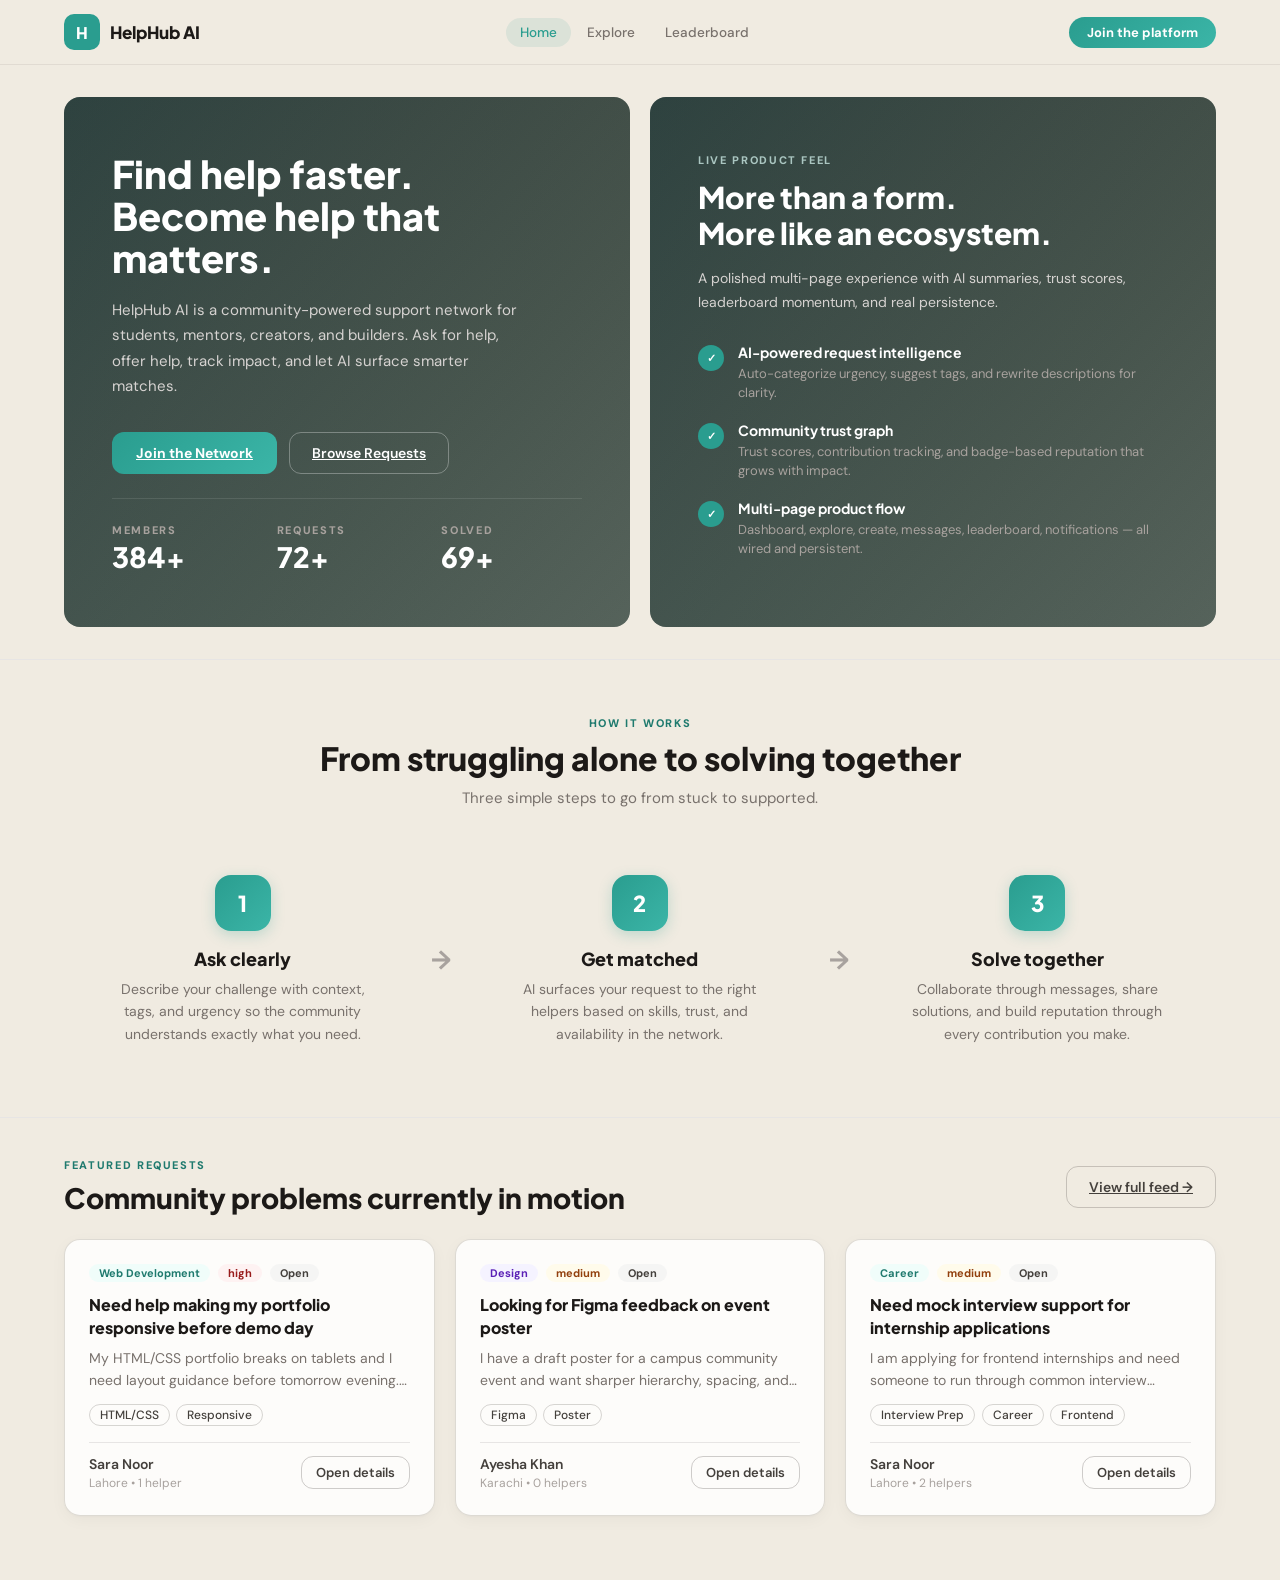
<file: index.html>
<!DOCTYPE html>
<html lang="en">
<head>
<meta charset="UTF-8"/>
<meta name="viewport" content="width=device-width,initial-scale=1.0"/>
<title>HelpHub AI — Community Network</title>
<link rel="preconnect" href="https://fonts.googleapis.com"/>
<link href="https://fonts.googleapis.com/css2?family=Plus+Jakarta+Sans:wght@400;500;600;700;800;900&family=DM+Sans:wght@400;500;600;700&display=swap" rel="stylesheet"/>
<link rel="stylesheet" href="style.css"/>
</head>
<body>
<div id="toast" class="toast"></div>

<header id="navbar">
  <div class="container nav-inner">
    <a class="nav-logo" href="index.html"><div class="logo-icon">H</div><span class="logo-text">HelpHub AI</span></a>
    <nav class="nav-links" id="navLinks"></nav>
    <div class="nav-actions" id="navActions"></div>
  </div>
</header>

<!-- ===================== HERO ===================== -->
<section class="container" style="padding-top:2rem;padding-bottom:0;">
  <div class="grid-2">

    <!-- LEFT -->
    <div class="hero-grad">
      <div class="hero-content">
        <h1 style="font-size:clamp(26px,4vw,38px);font-weight:900;color:#fff;line-height:1.1;margin-bottom:1.2rem;">Find help faster.<br/>Become help that matters.</h1>
        <p style="font-size:15px;color:#d6d3d1;line-height:1.7;margin-bottom:2rem;max-width:420px;">HelpHub AI is a community-powered support network for students, mentors, creators, and builders. Ask for help, offer help, track impact, and let AI surface smarter matches.</p>
        <div style="display:flex;gap:12px;flex-wrap:wrap;">
          <a class="btn-primary" href="login.html">Join the Network</a>
          <a class="btn-secondary" style="color:#fff;border-color:rgba(255,255,255,0.3);" href="explore.html">Browse Requests</a>
        </div>
        <div class="hero-stat-grid">
          <div><p class="hero-stat-label">Members</p><p class="hero-stat-num">384+</p></div>
          <div><p class="hero-stat-label">Requests</p><p class="hero-stat-num">72+</p></div>
          <div><p class="hero-stat-label">Solved</p><p class="hero-stat-num">69+</p></div>
        </div>
      </div>
    </div>

    <!-- RIGHT -->
    <div class="hero-grad">
      <div class="hero-content">
        <p class="label label-light" style="margin-bottom:12px;">LIVE PRODUCT FEEL</p>
        <h2 style="font-size:clamp(22px,3vw,30px);font-weight:900;color:#fff;line-height:1.2;margin-bottom:1rem;">More than a form.<br/>More like an ecosystem.</h2>
        <p style="font-size:14px;color:#d6d3d1;line-height:1.7;margin-bottom:1.75rem;">A polished multi-page experience with AI summaries, trust scores, leaderboard momentum, and real persistence.</p>
        <div style="display:flex;flex-direction:column;gap:18px;">
          <div style="display:flex;align-items:flex-start;gap:14px;">
            <div style="min-width:26px;width:26px;height:26px;border-radius:99px;background:#2a9d8f;display:flex;align-items:center;justify-content:center;color:#fff;font-weight:800;font-size:11px;margin-top:2px;">✓</div>
            <div>
              <h4 style="font-size:14px;font-weight:700;color:#fff;margin:0 0 3px 0;">AI-powered request intelligence</h4>
              <p style="font-size:13px;color:#a8a29e;line-height:1.5;margin:0;">Auto-categorize urgency, suggest tags, and rewrite descriptions for clarity.</p>
            </div>
          </div>
          <div style="display:flex;align-items:flex-start;gap:14px;">
            <div style="min-width:26px;width:26px;height:26px;border-radius:99px;background:#2a9d8f;display:flex;align-items:center;justify-content:center;color:#fff;font-weight:800;font-size:11px;margin-top:2px;">✓</div>
            <div>
              <h4 style="font-size:14px;font-weight:700;color:#fff;margin:0 0 3px 0;">Community trust graph</h4>
              <p style="font-size:13px;color:#a8a29e;line-height:1.5;margin:0;">Trust scores, contribution tracking, and badge-based reputation that grows with impact.</p>
            </div>
          </div>
          <div style="display:flex;align-items:flex-start;gap:14px;">
            <div style="min-width:26px;width:26px;height:26px;border-radius:99px;background:#2a9d8f;display:flex;align-items:center;justify-content:center;color:#fff;font-weight:800;font-size:11px;margin-top:2px;">✓</div>
            <div>
              <h4 style="font-size:14px;font-weight:700;color:#fff;margin:0 0 3px 0;">Multi-page product flow</h4>
              <p style="font-size:13px;color:#a8a29e;line-height:1.5;margin:0;">Dashboard, explore, create, messages, leaderboard, notifications — all wired and persistent.</p>
            </div>
          </div>
        </div>
      </div>
    </div>

  </div>
</section>

<!-- ===================== CORE FLOW ===================== -->
<section style="padding:3.5rem 0;border-top:1px solid #e7e5e4;border-bottom:1px solid #e7e5e4;margin-top:2rem;">
  <div class="container">
    <div style="text-align:center;max-width:680px;margin:0 auto 3rem;">
      <p class="label" style="margin-bottom:8px;">HOW IT WORKS</p>
      <h2 style="font-size:clamp(22px,3vw,32px);font-weight:900;color:#1c1917;margin:0 0 8px 0;">From struggling alone to solving together</h2>
      <p style="font-size:15px;color:#78716c;line-height:1.7;margin:0;">Three simple steps to go from stuck to supported.</p>
    </div>
    <div style="display:grid;grid-template-columns:1fr 40px 1fr 40px 1fr;align-items:center;">
      <div style="text-align:center;padding:1rem;">
        <div style="width:56px;height:56px;border-radius:16px;background:linear-gradient(135deg,#2a9d8f,#3bb5a7);color:#fff;display:inline-flex;align-items:center;justify-content:center;font-family:'Plus Jakarta Sans',sans-serif;font-weight:900;font-size:22px;margin-bottom:1rem;box-shadow:0 4px 14px rgba(42,157,143,0.25);">1</div>
        <h3 style="font-size:18px;font-weight:800;color:#1c1917;margin:0 0 8px 0;">Ask clearly</h3>
        <p style="font-size:14px;color:#78716c;line-height:1.6;max-width:260px;margin:0 auto;">Describe your challenge with context, tags, and urgency so the community understands exactly what you need.</p>
      </div>
      <div style="text-align:center;font-size:26px;color:#a8a29e;font-weight:700;">→</div>
      <div style="text-align:center;padding:1rem;">
        <div style="width:56px;height:56px;border-radius:16px;background:linear-gradient(135deg,#2a9d8f,#3bb5a7);color:#fff;display:inline-flex;align-items:center;justify-content:center;font-family:'Plus Jakarta Sans',sans-serif;font-weight:900;font-size:22px;margin-bottom:1rem;box-shadow:0 4px 14px rgba(42,157,143,0.25);">2</div>
        <h3 style="font-size:18px;font-weight:800;color:#1c1917;margin:0 0 8px 0;">Get matched</h3>
        <p style="font-size:14px;color:#78716c;line-height:1.6;max-width:260px;margin:0 auto;">AI surfaces your request to the right helpers based on skills, trust, and availability in the network.</p>
      </div>
      <div style="text-align:center;font-size:26px;color:#a8a29e;font-weight:700;">→</div>
      <div style="text-align:center;padding:1rem;">
        <div style="width:56px;height:56px;border-radius:16px;background:linear-gradient(135deg,#2a9d8f,#3bb5a7);color:#fff;display:inline-flex;align-items:center;justify-content:center;font-family:'Plus Jakarta Sans',sans-serif;font-weight:900;font-size:22px;margin-bottom:1rem;box-shadow:0 4px 14px rgba(42,157,143,0.25);">3</div>
        <h3 style="font-size:18px;font-weight:800;color:#1c1917;margin:0 0 8px 0;">Solve together</h3>
        <p style="font-size:14px;color:#78716c;line-height:1.6;max-width:260px;margin:0 auto;">Collaborate through messages, share solutions, and build reputation through every contribution you make.</p>
      </div>
    </div>
  </div>
</section>

<!-- ===================== FEATURED ===================== -->
<section class="container" style="padding-top:2.5rem;padding-bottom:4rem;">
  <div style="display:flex;align-items:center;justify-content:space-between;margin-bottom:1.5rem;flex-wrap:wrap;gap:1rem;">
    <div>
      <p class="label" style="margin-bottom:8px;">FEATURED REQUESTS</p>
      <h2 style="font-size:clamp(20px,3vw,28px);font-weight:900;color:#1c1917;margin:0;">Community problems currently in motion</h2>
    </div>
    <a class="btn-secondary" href="explore.html">View full feed →</a>
  </div>
  <div class="grid-3" id="homeFeaturedCards"></div>
</section>

<script src="app.js"></script>
<script>
currentPageName='index';
function renderPage(){
  document.getElementById('homeFeaturedCards').innerHTML=getAllRequests().slice(0,3).map(feedCard).join('');
}
renderNavbar('index');
renderPage();
</script>
</body>
</html>
</file>
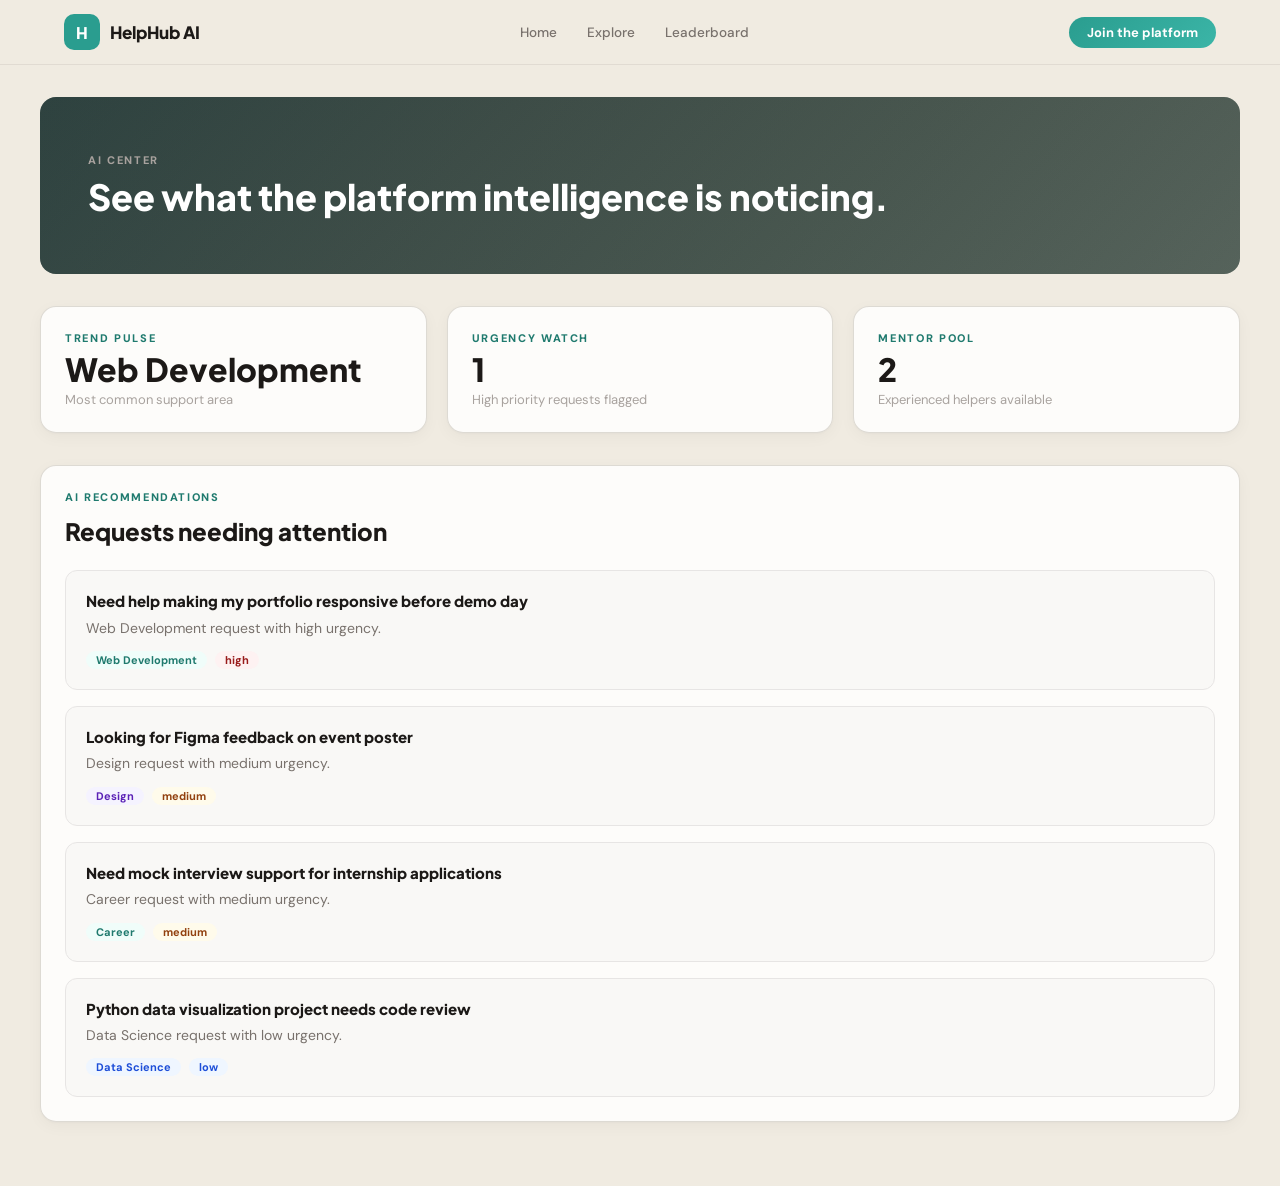
<file: ai-center.html>
<!DOCTYPE html>
<html lang="en">
<head>
<meta charset="UTF-8"/><meta name="viewport" content="width=device-width,initial-scale=1.0"/>
<title>HelpHub AI — AI Center</title>
<link rel="preconnect" href="https://fonts.googleapis.com"/>
<link href="https://fonts.googleapis.com/css2?family=Plus+Jakarta+Sans:wght@400;500;600;700;800;900&family=DM+Sans:wght@400;500;600;700&display=swap" rel="stylesheet"/>
<link rel="stylesheet" href="style.css"/>
</head>
<body>
<div id="toast" class="toast"></div>

<header id="navbar">
  <div class="container nav-inner">
    <a class="nav-logo" href="index.html"><div class="logo-icon">H</div><span class="logo-text">HelpHub AI</span></a>
    <nav class="nav-links" id="navLinks"></nav>
    <div class="nav-actions" id="navActions"></div>
  </div>
</header>

<div class="container page-wrap space-y">
  <div class="hero-grad">
    <div class="hero-content">
      <p class="label" style="color:#a8a29e;margin-bottom:8px;">AI CENTER</p>
      <h1 style="font-size:clamp(22px,4vw,36px);font-weight:900;color:#fff;line-height:1.2;">See what the platform intelligence is noticing.</h1>
    </div>
  </div>
  <div class="grid-3" id="aiStats"></div>
  <div class="glass p-6">
    <p class="label mb-3">AI RECOMMENDATIONS</p>
    <h3 style="font-size:24px;font-weight:800;margin-bottom:1.5rem;">Requests needing attention</h3>
    <div class="space-4" id="aiRecoCards"></div>
  </div>
</div>

<script src="app.js"></script>
<script>
currentPageName='ai-center';
renderNavbar('ai-center');

function renderPage(){
  const reqs=getAllRequests();
  const highUrg=reqs.filter(r=>r.urgency==='high').length;
  const mentors=DB_USERS.filter(u=>u.role==='can-help'||u.role==='both').length;
  const catCount={};reqs.forEach(r=>{catCount[r.category]=(catCount[r.category]||0)+1});
  const topCat=Object.entries(catCount).sort((a,b)=>b[1]-a[1])[0];

  document.getElementById('aiStats').innerHTML=[
    `<div class="glass p-6"><p class="label mb-2">TREND PULSE</p><p class="stat-num">${topCat?topCat[0]:'—'}</p><p style="font-size:13px;color:var(--text-400);margin-top:6px;">Most common support area</p></div>`,
    `<div class="glass p-6"><p class="label mb-2">URGENCY WATCH</p><p class="stat-num">${highUrg}</p><p style="font-size:13px;color:var(--text-400);margin-top:6px;">High priority requests flagged</p></div>`,
    `<div class="glass p-6"><p class="label mb-2">MENTOR POOL</p><p class="stat-num">${mentors}</p><p style="font-size:13px;color:var(--text-400);margin-top:6px;">Experienced helpers available</p></div>`
  ].join('');

  document.getElementById('aiRecoCards').innerHTML=reqs.map(r=>{
    const catClass=CATEGORY_BADGE[r.category]||'badge-stone';
    const urgClass=URGENCY_BADGE[r.urgency]||'badge-stone';
    return`<div class="ai-row">
      <h4>${r.title}</h4>
      <p>${r.category} request with ${r.urgency} urgency.</p>
      <div class="flex gap-2"><span class="badge ${catClass}">${r.category}</span><span class="badge ${urgClass}">${r.urgency}</span></div>
    </div>`;
  }).join('');
}
renderPage();
</script>
</body>
</html>
</file>
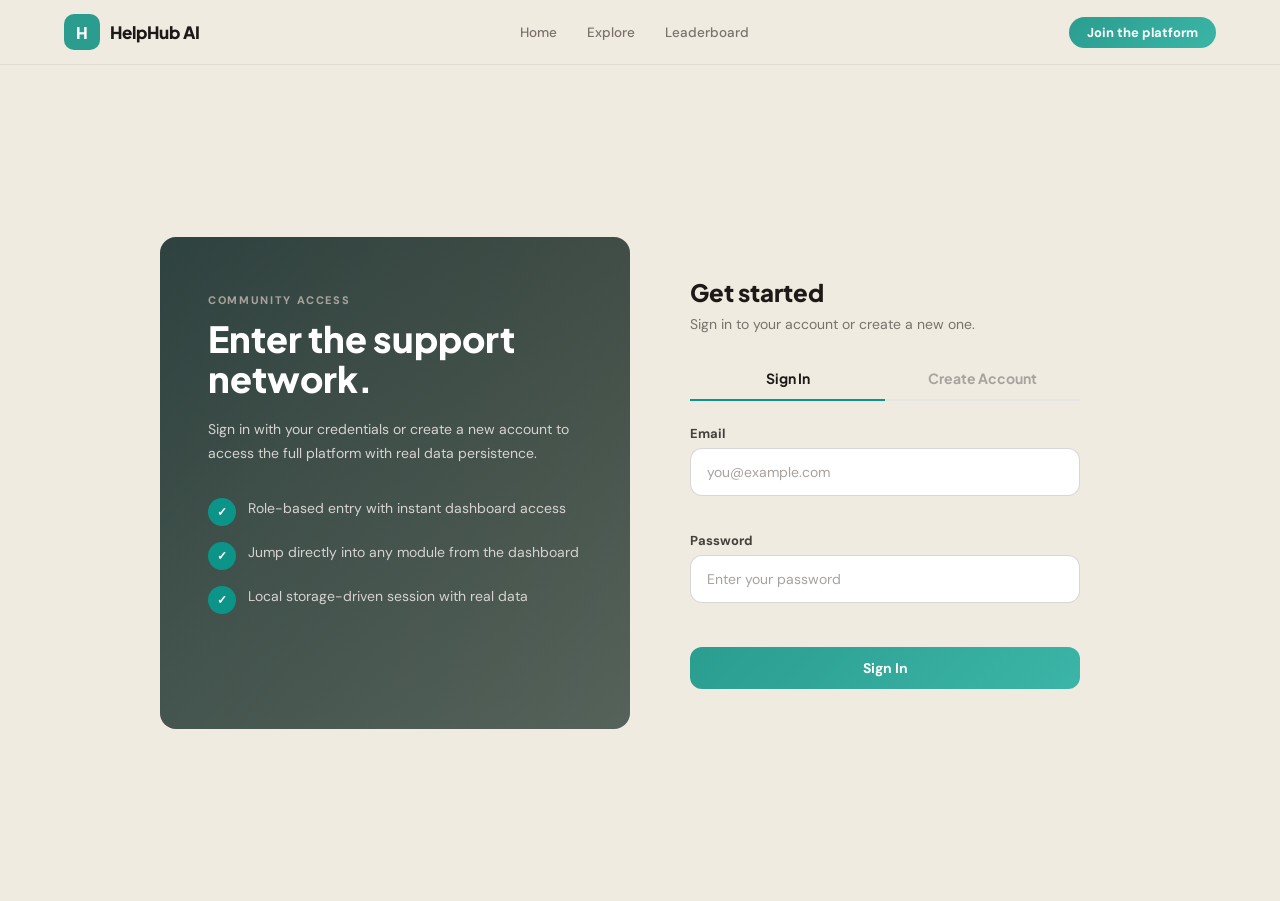
<file: create.html>
<!DOCTYPE html>
<html lang="en">
<head>
<meta charset="UTF-8"/><meta name="viewport" content="width=device-width,initial-scale=1.0"/>
<title>HelpHub AI — Create Request</title>
<link rel="preconnect" href="https://fonts.googleapis.com"/>
<link href="https://fonts.googleapis.com/css2?family=Plus+Jakarta+Sans:wght@400;500;600;700;800;900&family=DM+Sans:wght@400;500;600;700&display=swap" rel="stylesheet"/>
<link rel="stylesheet" href="style.css"/>
</head>
<body>
<div id="toast" class="toast"></div>

<header id="navbar">
  <div class="container nav-inner">
    <a class="nav-logo" href="index.html"><div class="logo-icon">H</div><span class="logo-text">HelpHub AI</span></a>
    <nav class="nav-links" id="navLinks"></nav>
    <div class="nav-actions" id="navActions"></div>
  </div>
</header>

<div class="container page-wrap space-y">
  <div class="hero-grad">
    <div class="hero-content">
      <p class="label" style="color:#a8a29e;margin-bottom:8px;">CREATE REQUEST</p>
      <h1 style="font-size:clamp(22px,4vw,36px);font-weight:900;color:#fff;line-height:1.2;">Turn a rough problem into a clear help request.</h1>
    </div>
  </div>
  <div class="create-layout">
    <div class="glass p-6">
      <div class="space-5">
        <div><label class="field-label">Title</label><input type="text" class="field" id="createTitle" placeholder="Need review on my JavaScript quiz app" oninput="updateAI()"/></div>
        <div><label class="field-label">Description</label><textarea class="field" id="createDesc" rows="6" placeholder="Explain the challenge and what kind of help would be useful." oninput="updateAI()"></textarea></div>
        <div class="grid-2">
          <div><label class="field-label">Tags</label><input type="text" class="field" id="createTags" placeholder="JavaScript, Debugging"/></div>
          <div><label class="field-label">Category</label><select class="field" id="createCat"></select></div>
        </div>
        <div style="max-width:50%;"><label class="field-label">Urgency</label><select class="field" id="createUrg"><option>Low</option><option selected>Medium</option><option>High</option></select></div>
        <div class="flex gap-3">
          <button class="btn-secondary" onclick="applyAI()">Apply AI suggestions</button>
          <button class="btn-primary" id="publishBtn" onclick="handlePublish()" disabled>Publish request</button>
        </div>
      </div>
    </div>
    <div class="glass p-6 ai-sticky">
      <p class="label mb-3">AI ASSISTANT</p>
      <h3 style="font-size:22px;font-weight:800;margin-bottom:1.5rem;">Smart request guidance</h3>
      <div>
        <div class="flex justify-between" style="padding:12px 0;border-bottom:1px solid #f0ebe5;"><span class="text-14" style="color:var(--text-500);">Suggested category</span><span class="text-14 font-bold" id="aiCat">—</span></div>
        <div class="flex justify-between" style="padding:12px 0;border-bottom:1px solid #f0ebe5;"><span class="text-14" style="color:var(--text-500);">Detected urgency</span><span class="text-14 font-bold" id="aiUrg">—</span></div>
        <div class="flex justify-between" style="padding:12px 0;border-bottom:1px solid #f0ebe5;"><span class="text-14" style="color:var(--text-500);">Tag hint</span><span class="text-14 font-bold" id="aiTagHint">Add more specific tags</span></div>
        <div style="padding:12px 0;"><span class="text-14" style="color:var(--text-500);">Rewrite suggestion</span><p class="text-14 font-bold mt-1" id="aiRewrite">Start describing the challenge to generate a stronger version.</p></div>
      </div>
    </div>
  </div>
</div>

<script src="app.js"></script>
<script>
currentPageName='create';
if(!requireAuth()){}else{
renderNavbar('create');
document.getElementById('createCat').innerHTML=CATEGORIES.filter(c=>c!=='All').map(c=>`<option>${c}</option>`).join('');
document.getElementById('createTitle').value='';
document.getElementById('createDesc').value='';
document.getElementById('createTags').value='';
document.getElementById('publishBtn').disabled=true;
updateAI();
}
</script>
</body>
</html>
</file>
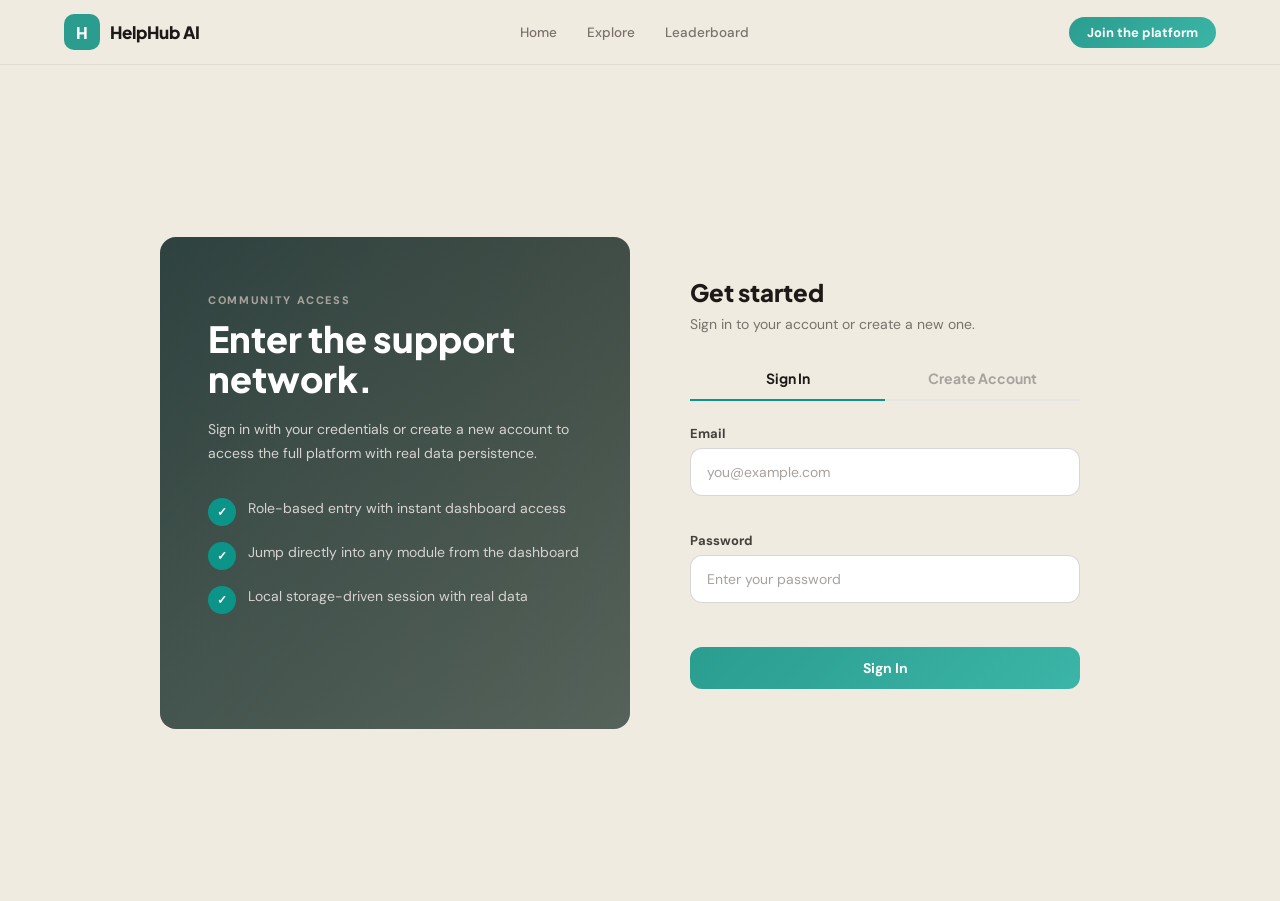
<file: dashboard.html>
<!DOCTYPE html>
<html lang="en">
<head>
<meta charset="UTF-8"/><meta name="viewport" content="width=device-width,initial-scale=1.0"/>
<title>HelpHub AI — Dashboard</title>
<link rel="preconnect" href="https://fonts.googleapis.com"/>
<link href="https://fonts.googleapis.com/css2?family=Plus+Jakarta+Sans:wght@400;500;600;700;800;900&family=DM+Sans:wght@400;500;600;700&display=swap" rel="stylesheet"/>
<link rel="stylesheet" href="style.css"/>
</head>
<body>
<div id="toast" class="toast"></div>

<header id="navbar">
  <div class="container nav-inner">
    <a class="nav-logo" href="index.html"><div class="logo-icon">H</div><span class="logo-text">HelpHub AI</span></a>
    <nav class="nav-links" id="navLinks"></nav>
    <div class="nav-actions" id="navActions"></div>
  </div>
</header>

<div class="container page-wrap space-y">
  <div class="hero-grad">
    <div class="hero-content">
      <p class="label" style="color:#a8a29e;margin-bottom:8px;">DASHBOARD</p>
      <h1 id="dashWelcome" style="font-size:clamp(24px,4vw,38px);font-weight:900;color:#fff;"></h1>
      <p style="font-size:15px;color:#d6d3d1;margin-top:8px;">Your community overview with requests, stats, and AI insights.</p>
    </div>
  </div>
  <div class="grid-4" id="dashStats"></div>
  <div class="grid-2">
    <div class="glass p-6">
      <p class="label mb-3">QUICK ACTIONS</p>
      <h3 style="font-size:20px;font-weight:800;margin-bottom:1.25rem;">Jump into action</h3>
      <div class="space-3">
        <a class="qa-row" href="create.html"><div><p class="qa-title">Post a new request</p><p class="qa-sub">Describe your problem and get matched</p></div><span class="qa-arrow">→</span></a>
        <a class="qa-row" href="explore.html"><div><p class="qa-title">Browse the community feed</p><p class="qa-sub">Find requests that match your skills</p></div><span class="qa-arrow">→</span></a>
      </div>
    </div>
    <div class="glass p-6">
      <p class="label mb-3">AI INSIGHTS</p>
      <h3 style="font-size:20px;font-weight:800;margin-bottom:1.25rem;">What the AI is noticing</h3>
      <div class="space-3">
        <div class="insight-teal" style="padding:1rem;border-radius:12px;"><p style="font-size:14px;font-weight:700;color:var(--text-700);">Trending: Web Development</p><p style="font-size:13px;color:var(--text-500);margin-top:4px;">Most active support area this week based on community requests.</p></div>
        <div class="insight-amber" style="padding:1rem;border-radius:12px;"><p style="font-size:14px;font-weight:700;color:var(--text-700);">High urgency spike detected</p><p style="font-size:13px;color:var(--text-500);margin-top:4px;">3 requests flagged high priority by the urgency detector.</p></div>
        <div class="insight-blue" style="padding:1rem;border-radius:12px;"><p style="font-size:14px;font-weight:700;color:var(--text-700);">Mentor availability</p><p style="font-size:13px;color:var(--text-500);margin-top:4px;">2 trusted helpers are currently active and responding fast.</p></div>
      </div>
    </div>
  </div>
  <div>
    <div class="flex items-center justify-between mb-4">
      <h3 style="font-size:20px;font-weight:800;">Recent community requests</h3>
      <a class="btn-secondary" style="font-size:13px;padding:8px 16px;" href="explore.html">View all →</a>
    </div>
    <div class="grid-3" id="dashRecentCards"></div>
  </div>
</div>

<script src="app.js"></script>
<script>
currentPageName='dashboard';
if(!requireAuth()){}else{
renderNavbar('dashboard');
function renderPage(){
  const user=getCurrentUser();if(!user)return;
  const reqs=getAllRequests();
  document.getElementById('dashWelcome').textContent=`Welcome back, ${user.name}.`;
  const myReqs=reqs.filter(r=>r.createdBy===currentUserId);
  const helpingOn=reqs.filter(r=>r.helpers.includes(currentUserId));
  document.getElementById('dashStats').innerHTML=[
    statCard('MY REQUESTS',myReqs.length,'Requests you posted'),
    statCard('HELPING ON',helpingOn.length,'Requests you offered to help'),
    statCard('URGENT',reqs.filter(r=>r.urgency==='high').length,'High priority requests'),
    statCard('COMMUNITY SOLVED',reqs.filter(r=>r.status==='solved').length,'Problems resolved')
  ].join('');
  document.getElementById('dashRecentCards').innerHTML=reqs.slice(0,3).map(feedCard).join('');
}
renderPage();
}
</script>
</body>
</html>
</file>
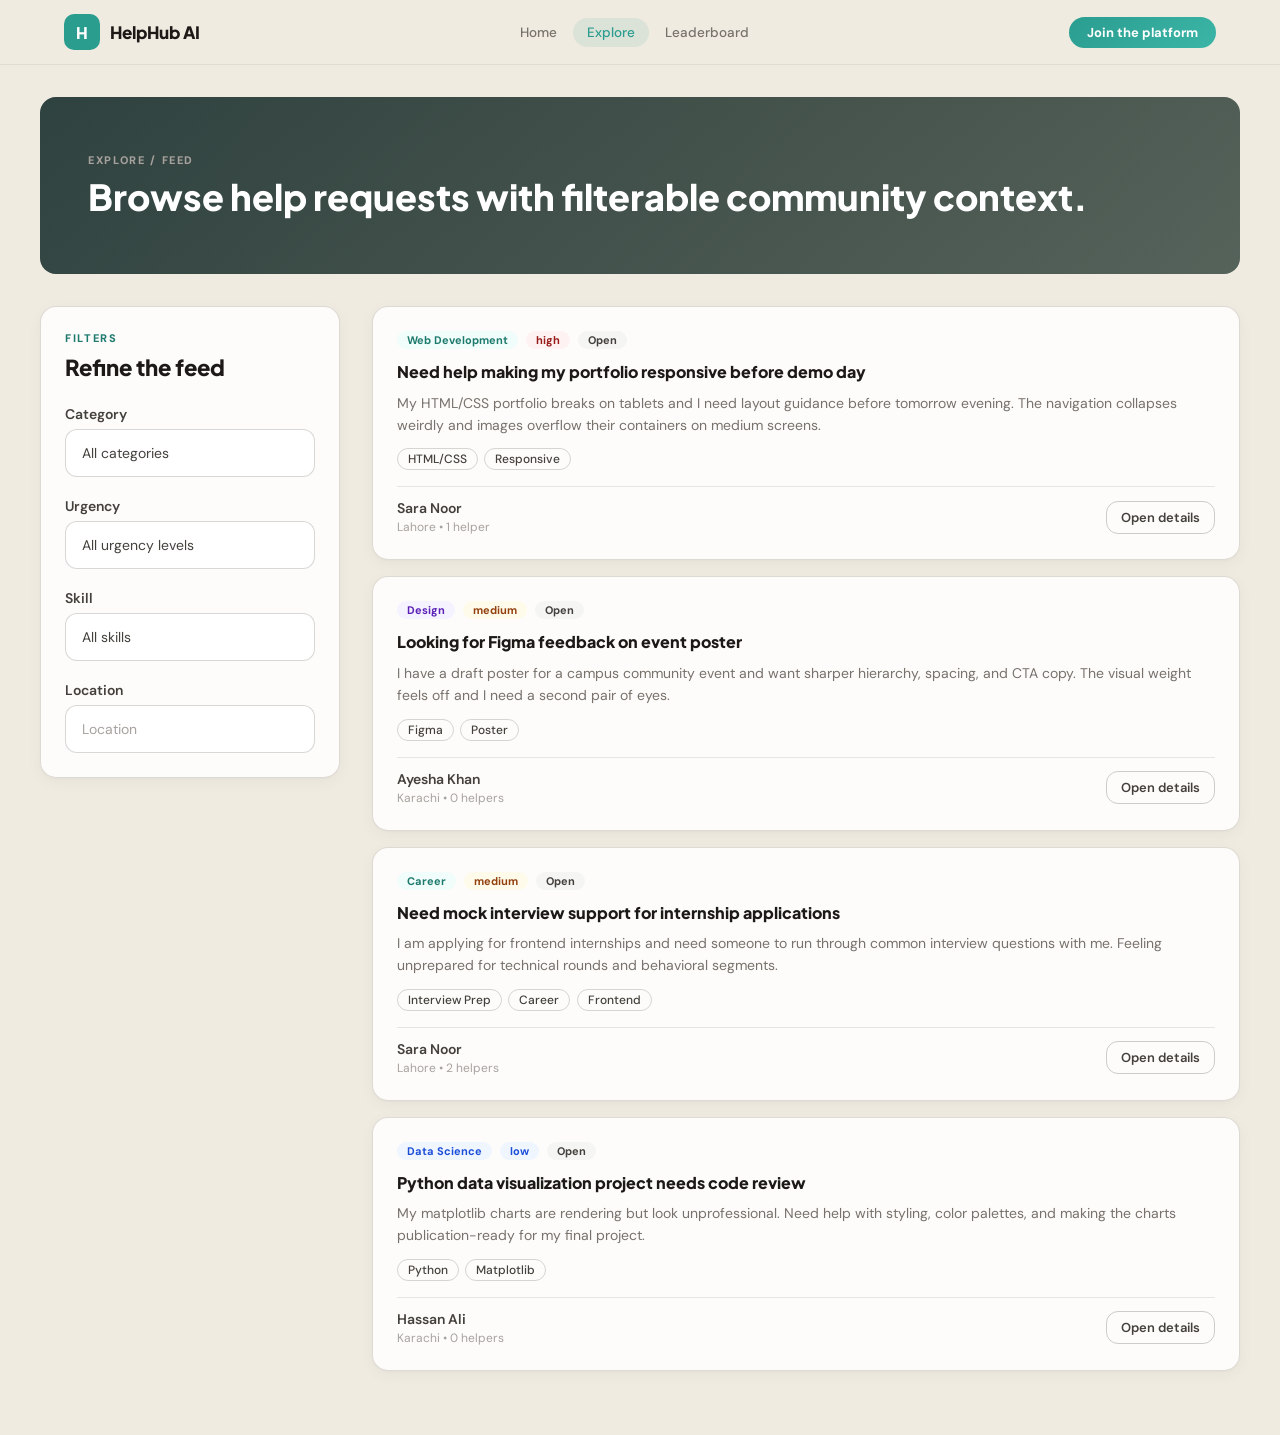
<file: explore.html>
<!DOCTYPE html>
<html lang="en">
<head>
<meta charset="UTF-8"/><meta name="viewport" content="width=device-width,initial-scale=1.0"/>
<title>HelpHub AI — Explore</title>
<link rel="preconnect" href="https://fonts.googleapis.com"/>
<link href="https://fonts.googleapis.com/css2?family=Plus+Jakarta+Sans:wght@400;500;600;700;800;900&family=DM+Sans:wght@400;500;600;700&display=swap" rel="stylesheet"/>
<link rel="stylesheet" href="style.css"/>
</head>
<body>
<div id="toast" class="toast"></div>

<header id="navbar">
  <div class="container nav-inner">
    <a class="nav-logo" href="index.html"><div class="logo-icon">H</div><span class="logo-text">HelpHub AI</span></a>
    <nav class="nav-links" id="navLinks"></nav>
    <div class="nav-actions" id="navActions"></div>
  </div>
</header>

<div class="container page-wrap space-y">
  <div class="hero-grad">
    <div class="hero-content">
      <p class="label" style="color:#a8a29e;margin-bottom:8px;">EXPLORE / FEED</p>
      <h1 style="font-size:clamp(22px,4vw,36px);font-weight:900;color:#fff;line-height:1.2;">Browse help requests with filterable community context.</h1>
    </div>
  </div>
  <div class="explore-layout">
    <div class="glass p-6 filter-sticky">
      <p class="label mb-2">FILTERS</p>
      <h2 style="font-size:22px;font-weight:800;margin-bottom:1.5rem;">Refine the feed</h2>
      <div class="space-5">
        <div><label class="field-label">Category</label><select class="field" id="filterCat" onchange="filterRequests()"></select></div>
        <div><label class="field-label">Urgency</label><select class="field" id="filterUrg" onchange="filterRequests()"><option>All urgency levels</option><option>Low</option><option>Medium</option><option>High</option></select></div>
        <div><label class="field-label">Skill</label><select class="field" id="filterSkill" onchange="filterRequests()"><option value="All">All skills</option><option>Web Development</option><option>Graphic design</option><option>Digital Marketing</option><option>Agentic AI</option></select></div>
        <div><label class="field-label">Location</label><input class="field" id="filterLoc" placeholder="Location" type="text" oninput="filterRequests()"/></div>
      </div>
    </div>
    <div id="exploreCards" class="space-4"></div>
  </div>
</div>

<script src="app.js"></script>
<script>
currentPageName='explore';
renderNavbar('explore');

function filterRequests(){
  const cat=document.getElementById('filterCat').value;
  const urg=document.getElementById('filterUrg').value;
  const loc=document.getElementById('filterLoc').value.trim().toLowerCase();
  const reqs=getAllRequests().filter(r=>{
    const matchCat=cat==='All'||r.category===cat;
    const matchUrg=urg==='All urgency levels'||r.urgency.toLowerCase()===urg.toLowerCase();
    const matchLoc=!loc||r.location.toLowerCase().includes(loc);
    return matchCat&&matchUrg&&matchLoc;
  });
  const container=document.getElementById('exploreCards');
  if(reqs.length>0){container.innerHTML=reqs.map(feedCard).join('')}
  else{container.innerHTML='<div class="glass empty-state"><h3>No requests found</h3><p>Try adjusting your filters.</p></div>'}
}

function renderPage(){
  document.getElementById('filterCat').innerHTML=CATEGORIES.map(c=>`<option value="${c}">${c==='All'?'All categories':c}</option>`).join('');
  filterRequests();
}
renderPage();
</script>
</body>
</html>
</file>
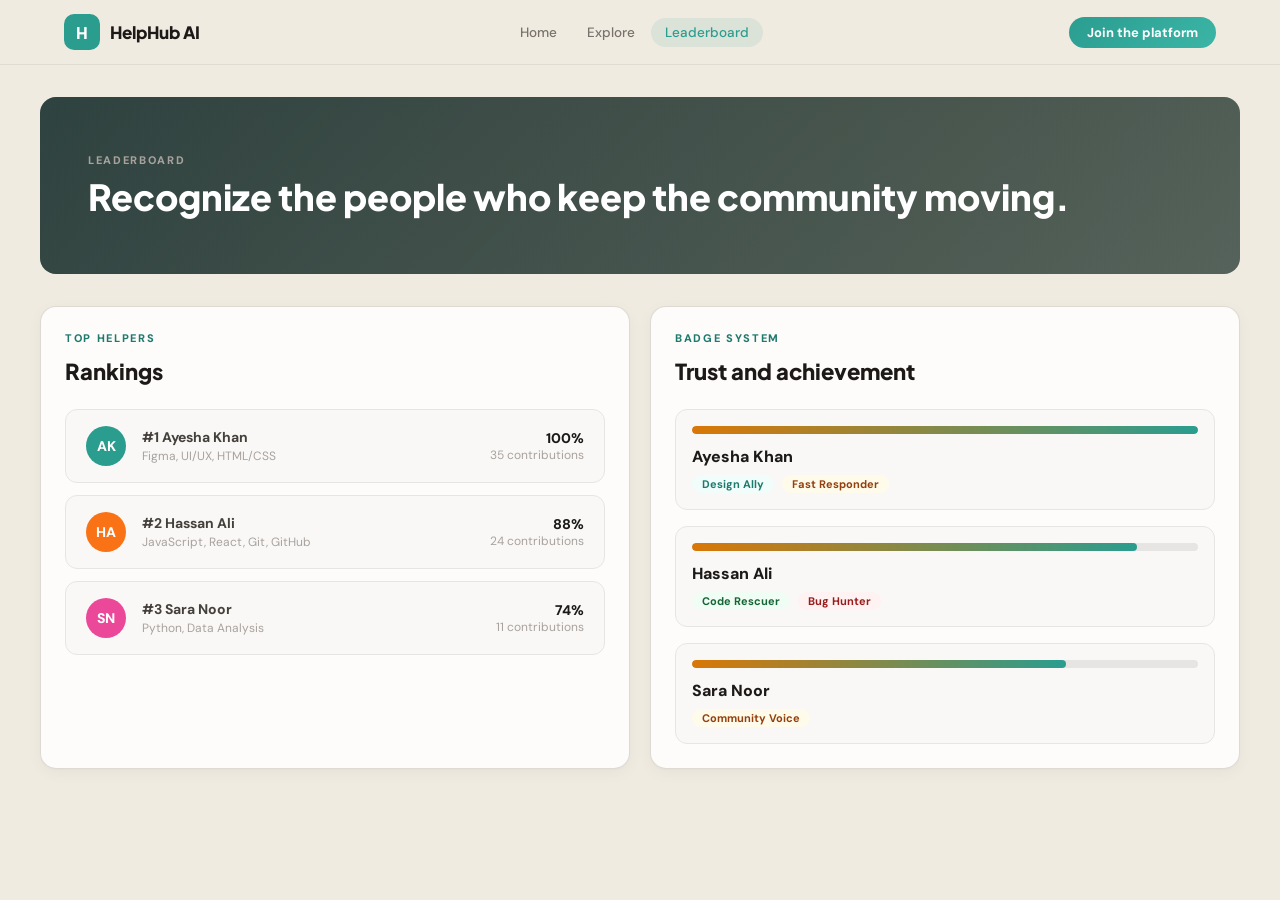
<file: leaderboard.html>
<!DOCTYPE html>
<html lang="en">
<head>
<meta charset="UTF-8"/><meta name="viewport" content="width=device-width,initial-scale=1.0"/>
<title>HelpHub AI — Leaderboard</title>
<link rel="preconnect" href="https://fonts.googleapis.com"/>
<link href="https://fonts.googleapis.com/css2?family=Plus+Jakarta+Sans:wght@400;500;600;700;800;900&family=DM+Sans:wght@400;500;600;700&display=swap" rel="stylesheet"/>
<link rel="stylesheet" href="style.css"/>
</head>
<body>
<div id="toast" class="toast"></div>

<header id="navbar">
  <div class="container nav-inner">
    <a class="nav-logo" href="index.html"><div class="logo-icon">H</div><span class="logo-text">HelpHub AI</span></a>
    <nav class="nav-links" id="navLinks"></nav>
    <div class="nav-actions" id="navActions"></div>
  </div>
</header>

<div class="container page-wrap space-y">
  <div class="hero-grad">
    <div class="hero-content">
      <p class="label" style="color:#a8a29e;margin-bottom:8px;">LEADERBOARD</p>
      <h1 style="font-size:clamp(22px,4vw,36px);font-weight:900;color:#fff;line-height:1.2;">Recognize the people who keep the community moving.</h1>
    </div>
  </div>
  <div class="grid-2">
    <div class="glass p-6">
      <p class="label mb-3">TOP HELPERS</p>
      <h3 style="font-size:22px;font-weight:800;margin-bottom:1.5rem;">Rankings</h3>
      <div class="space-3" id="lbRankings"></div>
    </div>
    <div class="glass p-6">
      <p class="label mb-3">BADGE SYSTEM</p>
      <h3 style="font-size:22px;font-weight:800;margin-bottom:1.5rem;">Trust and achievement</h3>
      <div class="space-4" id="lbBadges"></div>
    </div>
  </div>
</div>

<script src="app.js"></script>
<script>
currentPageName='leaderboard';
renderNavbar('leaderboard');

function renderPage(){
  const sorted=[...DB_USERS].sort((a,b)=>b.trustScore-a.trustScore);
  document.getElementById('lbRankings').innerHTML=sorted.map((u,i)=>`
    <div class="rank-row">
      <div class="avatar ${AVATAR_COLORS[i%AVATAR_COLORS.length]}">${getInitials(u.name)}</div>
      <div class="rank-info">
        <p class="rank-name">#${i+1} ${u.name}</p>
        <p class="rank-skills">${u.skills.join(', ')||'No skills listed'}</p>
      </div>
      <div class="rank-score">
        <p class="rank-pct">${u.trustScore}%</p>
        <p class="rank-contribs">${u.contributions} contributions</p>
      </div>
    </div>
  `).join('');
  document.getElementById('lbBadges').innerHTML=sorted.map(u=>`
    <div style="padding:1rem;border-radius:12px;background:#f9f8f6;border:1px solid #e7e5e4;">
      <div class="trust-bar-wrap mb-3"><div class="trust-bar-fill" style="width:${u.trustScore}%"></div></div>
      <p style="font-size:16px;font-weight:800;margin-bottom:8px;">${u.name}</p>
      <div class="flex flex-wrap gap-2">${u.badges.map(b=>`<span class="badge ${BADGE_COLORS[b]||'badge-stone'}">${b}</span>`).join('')}</div>
    </div>
  `).join('');
}
renderPage();
</script>
</body>
</html>
</file>
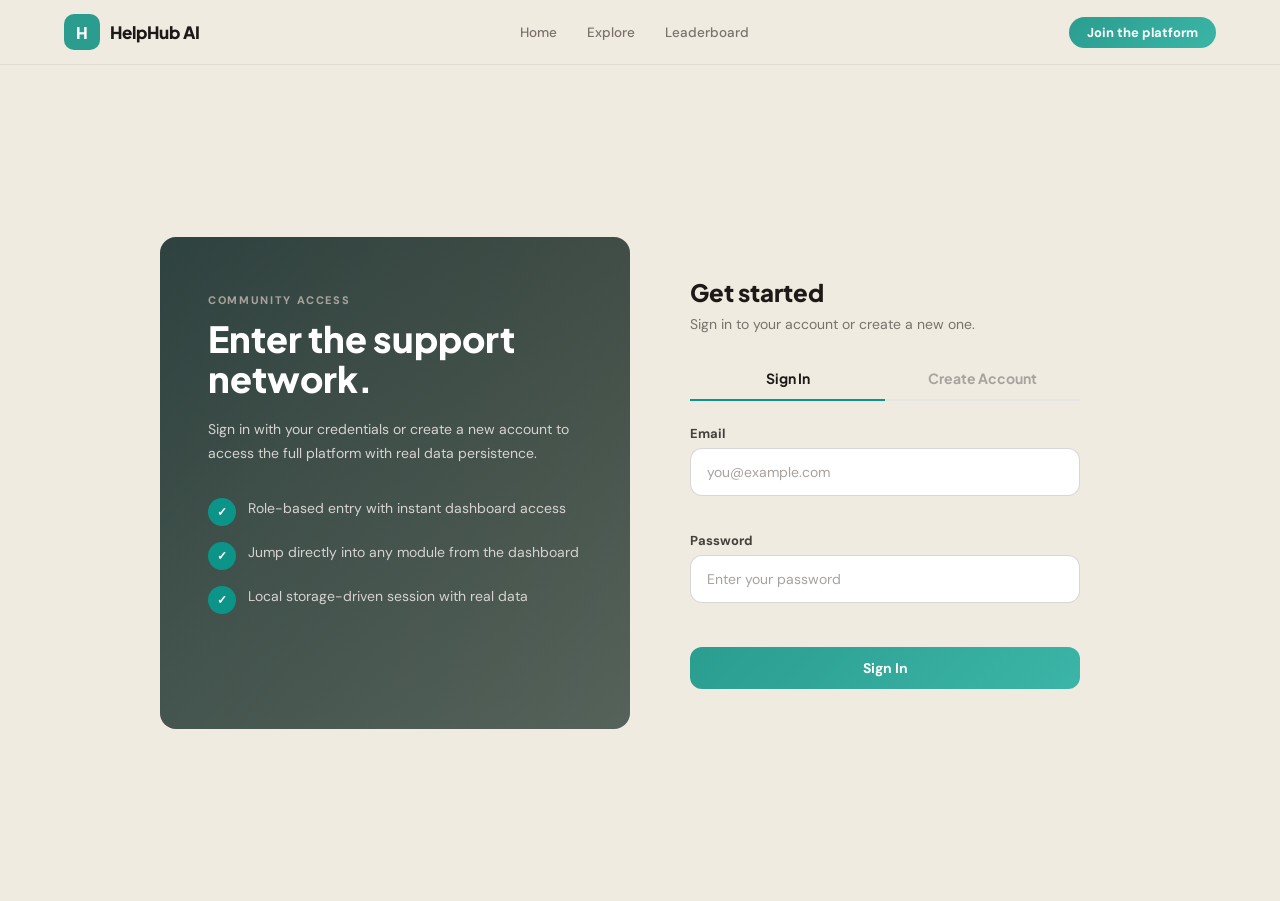
<file: login.html>
<!DOCTYPE html>
<html lang="en">
<head>
<meta charset="UTF-8"/><meta name="viewport" content="width=device-width,initial-scale=1.0"/>
<title>HelpHub AI — Login</title>
<link rel="preconnect" href="https://fonts.googleapis.com"/>
<link href="https://fonts.googleapis.com/css2?family=Plus+Jakarta+Sans:wght@400;500;600;700;800;900&family=DM+Sans:wght@400;500;600;700&display=swap" rel="stylesheet"/>
<link rel="stylesheet" href="style.css"/>
<style>
  .auth-tabs {
    display: flex;
    gap: 0;
    margin-bottom: 1.5rem;
    border-bottom: 2px solid #e7e5e4;
  }
  .auth-tab {
    flex: 1;
    padding: 0.75rem 1rem;
    background: none;
    border: none;
    font-family: 'Plus Jakarta Sans', sans-serif;
    font-size: 14px;
    font-weight: 700;
    color: #a8a29e;
    cursor: pointer;
    border-bottom: 2px solid transparent;
    margin-bottom: -2px;
    transition: all 0.2s;
  }
  .auth-tab:hover { color: #57534e; }
  .auth-tab.active {
    color: #1c1917;
    border-bottom-color: #0d9488;
  }
  .auth-form { display: none; }
  .auth-form.active { display: block; }
</style>
</head>
<body>
<div id="toast" class="toast"></div>

<header id="navbar">
  <div class="container nav-inner">
    <a class="nav-logo" href="index.html"><div class="logo-icon">H</div><span class="logo-text">HelpHub AI</span></a>
    <nav class="nav-links" id="navLinks"></nav>
    <div class="nav-actions" id="navActions"></div>
  </div>
</header>

<div class="page" id="page-login">
  <div class="login-wrap container">
    <div class="grid-2" style="max-width:960px;margin:0 auto;width:100%;">

      <!-- LEFT — Hero Panel -->
      <div class="hero-grad">
        <div class="hero-content" style="display:flex;flex-direction:column;justify-content:center;">
          <p class="label" style="color:#a8a29e;margin-bottom:12px;">COMMUNITY ACCESS</p>
          <h1 style="font-size:clamp(24px,4vw,36px);font-weight:900;color:#fff;line-height:1.1;margin-bottom:1.25rem;">Enter the support network.</h1>
          <p style="font-size:14px;color:#d6d3d1;line-height:1.7;margin-bottom:2rem;">Sign in with your credentials or create a new account to access the full platform with real data persistence.</p>
          <div style="display:flex;flex-direction:column;gap:1rem;">
            <div style="display:flex;align-items:flex-start;gap:12px;">
              <div style="width:28px;height:28px;border-radius:99px;background:#0d9488;display:flex;align-items:center;justify-content:center;color:#fff;font-weight:800;font-size:12px;flex-shrink:0;">✓</div>
              <span style="font-size:14px;color:#d6d3d1;line-height:1.5;">Role-based entry with instant dashboard access</span>
            </div>
            <div style="display:flex;align-items:flex-start;gap:12px;">
              <div style="width:28px;height:28px;border-radius:99px;background:#0d9488;display:flex;align-items:center;justify-content:center;color:#fff;font-weight:800;font-size:12px;flex-shrink:0;">✓</div>
              <span style="font-size:14px;color:#d6d3d1;line-height:1.5;">Jump directly into any module from the dashboard</span>
            </div>
            <div style="display:flex;align-items:flex-start;gap:12px;">
              <div style="width:28px;height:28px;border-radius:99px;background:#0d9488;display:flex;align-items:center;justify-content:center;color:#fff;font-weight:800;font-size:12px;flex-shrink:0;">✓</div>
              <span style="font-size:14px;color:#d6d3d1;line-height:1.5;">Local storage-driven session with real data</span>
            </div>
          </div>
        </div>
      </div>

      <!-- RIGHT — Auth Forms -->
      <div style="padding:2.5rem;display:flex;flex-direction:column;justify-content:center;">
        <h2 style="font-size:24px;font-weight:900;margin-bottom:0.5rem;">Get started</h2>
        <p style="font-size:14px;color:var(--text-500);margin-bottom:1.5rem;">Sign in to your account or create a new one.</p>

        <div class="auth-tabs">
          <button id="tabLogin" class="auth-tab active" onclick="switchTab('login')">Sign In</button>
          <button id="tabSignup" class="auth-tab" onclick="switchTab('signup')">Create Account</button>
        </div>

        <!-- Login -->
        <div id="loginForm" class="auth-form active">
          <div style="margin-bottom:1rem;">
            <label style="font-size:13px;font-weight:700;color:var(--text-700);display:block;margin-bottom:6px;">Email</label>
            <input id="loginEmail" class="field" type="email" placeholder="you@example.com">
            <p id="loginEmailError" class="field-error"></p>
          </div>
          <div style="margin-bottom:1.5rem;">
            <label style="font-size:13px;font-weight:700;color:var(--text-700);display:block;margin-bottom:6px;">Password</label>
            <input id="loginPassword" class="field" type="password" placeholder="Enter your password">
            <p id="loginPassError" class="field-error"></p>
          </div>
          <button class="btn-primary w-full" onclick="handleLogin()">Sign In</button>
        </div>

        <!-- Signup -->
        <div id="signupForm" class="auth-form">
          <div style="margin-bottom:1rem;">
            <label style="font-size:13px;font-weight:700;color:var(--text-700);display:block;margin-bottom:6px;">Full Name</label>
            <input id="signupName" class="field" type="text" placeholder="Your full name">
            <p id="signupNameError" class="field-error"></p>
          </div>
          <div style="margin-bottom:1rem;">
            <label style="font-size:13px;font-weight:700;color:var(--text-700);display:block;margin-bottom:6px;">Email</label>
            <input id="signupEmail" class="field" type="email" placeholder="you@example.com">
            <p id="signupEmailError" class="field-error"></p>
          </div>
          <div style="margin-bottom:1rem;">
            <label style="font-size:13px;font-weight:700;color:var(--text-700);display:block;margin-bottom:6px;">Password</label>
            <input id="signupPassword" class="field" type="password" placeholder="Min 8 chars, 1 upper, 1 lower, 1 number">
            <p id="signupPassError" class="field-error"></p>
          </div>
          <div style="margin-bottom:1rem;">
            <label style="font-size:13px;font-weight:700;color:var(--text-700);display:block;margin-bottom:6px;">Confirm Password</label>
            <input id="signupConfirmPassword" class="field" type="password" placeholder="Re-enter your password">
            <p id="signupConfirmError" class="field-error"></p>
          </div>
          <div style="margin-bottom:1.5rem;">
            <label style="font-size:13px;font-weight:700;color:var(--text-700);display:block;margin-bottom:6px;">I want to</label>
            <select id="signupRole" class="field">
              <option value="need-help">Get help</option>
              <option value="can-help">Help others</option>
              <option value="both">Both</option>
            </select>
          </div>
          <button class="btn-primary w-full" onclick="handleSignup()">Create Account</button>
        </div>
      </div>

    </div>
  </div>
</div>

<script src="app.js"></script>
<script>
currentPageName = 'login';
if (isLoggedIn && currentUserId) { window.location.href = 'dashboard.html' }
renderNavbar('login');
</script>
</body>
</html>
</file>
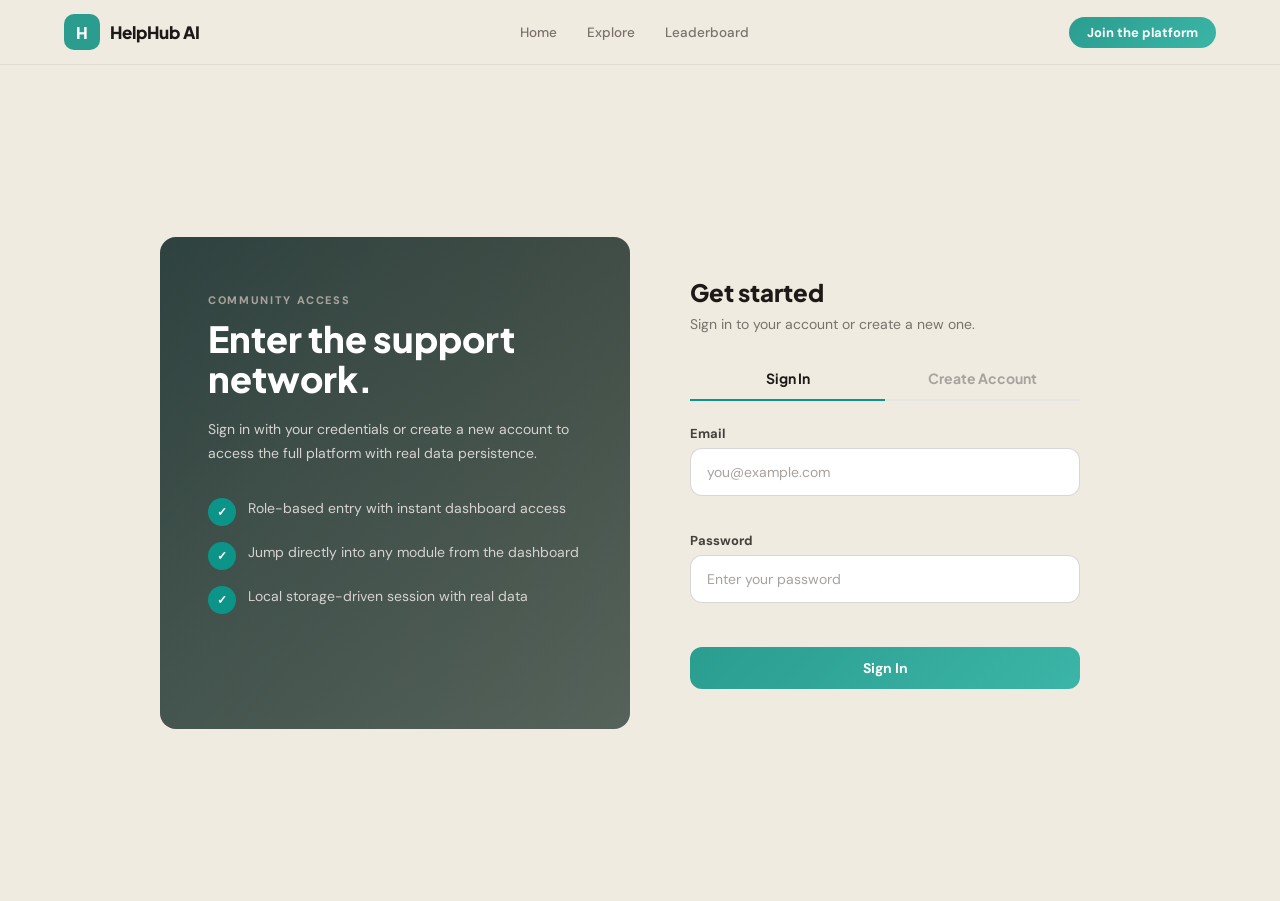
<file: messages.html>
<!DOCTYPE html>
<html lang="en">
<head>
<meta charset="UTF-8"/><meta name="viewport" content="width=device-width,initial-scale=1.0"/>
<title>HelpHub AI — Messages</title>
<link rel="preconnect" href="https://fonts.googleapis.com"/>
<link href="https://fonts.googleapis.com/css2?family=Plus+Jakarta+Sans:wght@400;500;600;700;800;900&family=DM+Sans:wght@400;500;600;700&display=swap" rel="stylesheet"/>
<link rel="stylesheet" href="style.css"/>
</head>
<body>
<div id="toast" class="toast"></div>

<header id="navbar">
  <div class="container nav-inner">
    <a class="nav-logo" href="index.html"><div class="logo-icon">H</div><span class="logo-text">HelpHub AI</span></a>
    <nav class="nav-links" id="navLinks"></nav>
    <div class="nav-actions" id="navActions"></div>
  </div>
</header>

<div class="container page-wrap space-y">
  <div class="hero-grad">
    <div class="hero-content">
      <p class="label" style="color:#a8a29e;margin-bottom:8px;">MESSAGING</p>
      <h1 style="font-size:clamp(22px,4vw,36px);font-weight:900;color:#fff;line-height:1.2;">Keep support moving through direct communication.</h1>
    </div>
  </div>
  <div class="grid-2">
    <div class="glass p-6">
      <p class="label mb-3">CONVERSATION STREAM</p>
      <h3 style="font-size:22px;font-weight:800;margin-bottom:1.5rem;">Recent messages</h3>
      <div class="space-4" id="msgStream"></div>
    </div>
    <div class="glass p-6">
      <p class="label mb-3">SEND MESSAGE</p>
      <h3 style="font-size:22px;font-weight:800;margin-bottom:1.5rem;">Start a conversation</h3>
      <div class="space-5">
        <div><label class="field-label">To</label><select class="field" id="msgTo"></select></div>
        <div><label class="field-label">Message</label><textarea class="field" id="msgBody" rows="5" placeholder="Share support details..." oninput="toggleSendBtn()"></textarea></div>
        <button class="btn-primary w-full" id="sendBtn" onclick="sendMessage()" disabled>Send</button>
      </div>
    </div>
  </div>
</div>

<script src="app.js"></script>
<script>
currentPageName='messages';
if(!requireAuth()){}else{
renderNavbar('messages');
document.getElementById('msgTo').innerHTML=DB_USERS.filter(u=>u.id!==currentUserId).map(u=>`<option value="${u.id}">${u.name}</option>`).join('');
renderMsgStream();
}
</script>
</body>
</html>
</file>
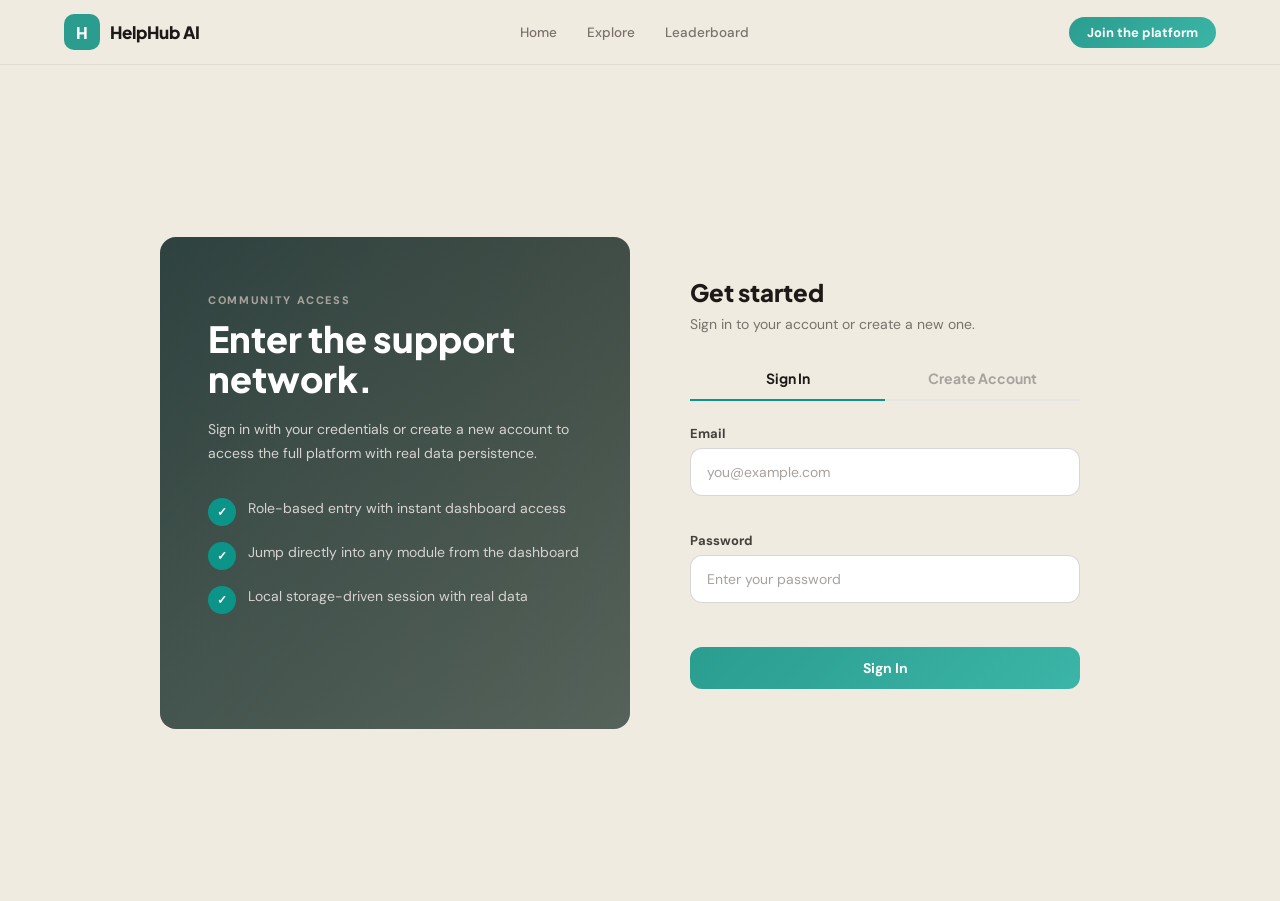
<file: notification.html>
<!DOCTYPE html>
<html lang="en">
<head>
<meta charset="UTF-8"/><meta name="viewport" content="width=device-width,initial-scale=1.0"/>
<title>HelpHub AI — Notifications</title>
<link rel="preconnect" href="https://fonts.googleapis.com"/>
<link href="https://fonts.googleapis.com/css2?family=Plus+Jakarta+Sans:wght@400;500;600;700;800;900&family=DM+Sans:wght@400;500;600;700&display=swap" rel="stylesheet"/>
<link rel="stylesheet" href="style.css"/>
</head>
<body>
<div id="toast" class="toast"></div>

<header id="navbar">
  <div class="container nav-inner">
    <a class="nav-logo" href="index.html"><div class="logo-icon">H</div><span class="logo-text">HelpHub AI</span></a>
    <nav class="nav-links" id="navLinks"></nav>
    <div class="nav-actions" id="navActions"></div>
  </div>
</header>

<div class="container page-wrap space-y">
  <div class="hero-grad">
    <div class="hero-content">
      <p class="label" style="color:#a8a29e;margin-bottom:8px;">NOTIFICATIONS</p>
      <h1 style="font-size:clamp(22px,4vw,36px);font-weight:900;color:#fff;line-height:1.2;">Stay updated on requests, helpers, and trust signals.</h1>
    </div>
  </div>
  <div class="glass p-6">
    <div class="flex items-center justify-between mb-6">
      <div><p class="label mb-2">LIVE UPDATES</p><h3 style="font-size:24px;font-weight:800;">Notification feed</h3></div>
      <button class="btn-secondary" onclick="markAllRead()">Mark all as read</button>
    </div>
    <div id="notifList"></div>
  </div>
</div>

<script src="app.js"></script>
<script>
currentPageName='notifications';
if(!requireAuth()){}else{
renderNavbar('notifications');

function renderPage(){
  document.getElementById('notifList').innerHTML=notifications.map(n=>`
    <div class="notif-row" onclick="markRead('${n.id}')">
      <div style="flex:1;min-width:0;">
        <p class="${n.read?'notif-title-read':'notif-title-unread'}">${n.title}</p>
        <p class="notif-meta">${typeLabel(n.type)} • ${timeAgo(n.timestamp)}</p>
      </div>
      <span class="${n.read?'notif-badge-read':'notif-badge-unread'}">${n.read?'Read':'Unread'}</span>
    </div>
  `).join('');
}
renderPage();
}
</script>
</body>
</html>
</file>
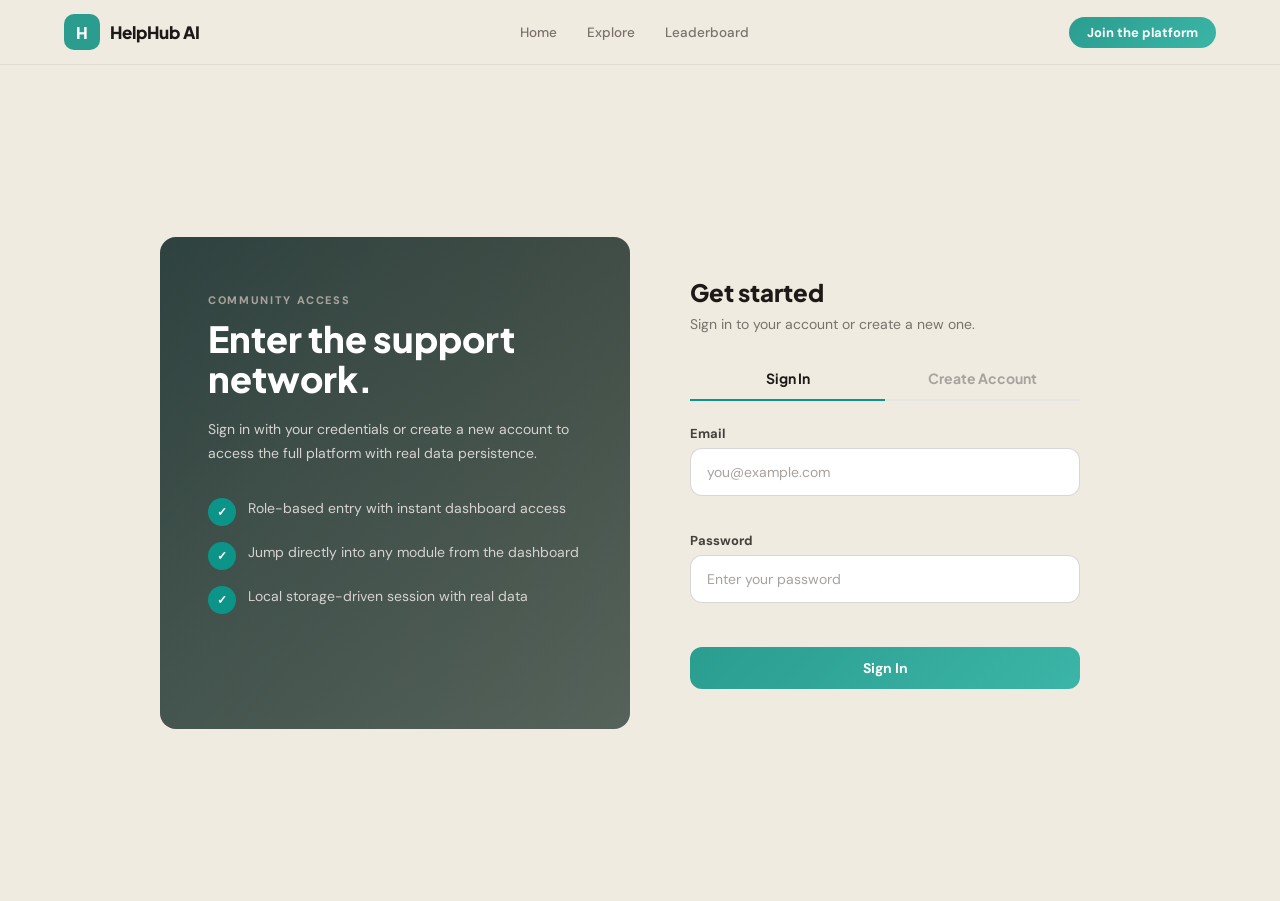
<file: profile.html>
<!DOCTYPE html>
<html lang="en">
<head>
<meta charset="UTF-8"/><meta name="viewport" content="width=device-width,initial-scale=1.0"/>
<title>HelpHub AI — Profile</title>
<link rel="preconnect" href="https://fonts.googleapis.com"/>
<link href="https://fonts.googleapis.com/css2?family=Plus+Jakarta+Sans:wght@400;500;600;700;800;900&family=DM+Sans:wght@400;500;600;700&display=swap" rel="stylesheet"/>
<link rel="stylesheet" href="style.css"/>
</head>
<body>
<div id="toast" class="toast"></div>

<header id="navbar">
  <div class="container nav-inner">
    <a class="nav-logo" href="index.html"><div class="logo-icon">H</div><span class="logo-text">HelpHub AI</span></a>
    <nav class="nav-links" id="navLinks"></nav>
    <div class="nav-actions" id="navActions"></div>
  </div>
</header>

<div class="container page-wrap space-y">
  <div class="hero-grad">
    <div class="hero-content">
      <p class="label" style="color:#a8a29e;margin-bottom:8px;">PROFILE</p>
      <h1 id="profileHeroName" style="font-size:clamp(24px,4vw,38px);font-weight:900;color:#fff;"></h1>
      <p id="profileHeroSub" style="font-size:15px;color:#d6d3d1;margin-top:6px;"></p>
    </div>
  </div>
  <div class="grid-2">
    <div class="glass p-6">
      <p class="label mb-3">SKILLS AND REPUTATION</p>
      <h3 style="font-size:22px;font-weight:800;margin-bottom:1.5rem;">Skills and reputation</h3>
      <div id="profilePublic"></div>
    </div>
    <div class="glass p-6">
      <p class="label mb-3">EDIT PROFILE</p>
      <h3 style="font-size:22px;font-weight:800;margin-bottom:1.5rem;">Update your identity</h3>
      <div class="space-5">
        <div class="grid-2">
          <div><label class="field-label">Name</label><input type="text" class="field" id="editName"/></div>
          <div><label class="field-label">Location</label><input type="text" class="field" id="editLoc"/></div>
        </div>
        <div><label class="field-label">Skills</label><input type="text" class="field" id="editSkills"/></div>
        <div><label class="field-label">Interests</label><input type="text" class="field" id="editInterests"/></div>
        <button class="btn-primary w-full" onclick="saveProfile()">Save profile</button>
      </div>
    </div>
  </div>
</div>

<script src="app.js"></script>
<script>
currentPageName='profile';
if(!requireAuth()){}else{
renderNavbar('profile');

function renderPage(){
  const user=getCurrentUser();if(!user)return;
  document.getElementById('profileHeroName').textContent=user.name;
  document.getElementById('profileHeroSub').textContent=`${user.role} • ${user.location}`;
  document.getElementById('profilePublic').innerHTML=`
    <div>
      <div class="flex justify-between" style="padding:12px 0;border-bottom:1px solid #f0ebe5;">
        <span class="text-14" style="color:var(--text-500);">Trust score</span>
        <span class="text-14 font-bold">${user.trustScore}%</span>
      </div>
      <div class="flex justify-between" style="padding:12px 0;border-bottom:1px solid #f0ebe5;">
        <span class="text-14" style="color:var(--text-500);">Contributions</span>
        <span class="text-14 font-bold">${user.contributions}</span>
      </div>
      <div style="padding-top:12px;margin-top:4px;">
        <p class="text-14 font-bold mb-2">Skills</p>
        <div class="flex flex-wrap gap-2">${user.skills.map(s=>`<span class="skill-pill">${s}</span>`).join('')}</div>
      </div>
      <div style="padding-top:12px;margin-top:8px;">
        <p class="text-14 font-bold mb-2">Badges</p>
        <div class="flex flex-wrap gap-2">${user.badges.map(b=>`<span class="badge ${BADGE_COLORS[b]||'badge-stone'}">${b}</span>`).join('')}</div>
      </div>
    </div>
  `;
  document.getElementById('editName').value=user.name;
  document.getElementById('editLoc').value=user.location;
  document.getElementById('editSkills').value=user.skills.join(', ');
  document.getElementById('editInterests').value=user.interests.join(', ');
}
renderPage();
}
</script>
</body>
</html>
</file>
<file: style.css>
*,
*::before,
*::after {
    box-sizing: border-box;
    margin: 0;
    padding: 0
}

:root {
    --bg: #f0ebe1;
    --card-bg: rgba(255, 255, 255, 0.82);
    --card-border: rgba(200, 195, 185, 0.6);
    --text-900: #1c1917;
    --text-700: #44403c;
    --text-500: #78716c;
    --text-400: #a8a29e;
    --teal-600: #2a9d8f;
    --teal-500: #3bb5a7;
    --teal-700: #1f7a6e;
    --teal-50: #f0fdfa;
    --hero-start: #1a2e2e;
    --hero-end: #4a5a55;
    --radius: 1rem;
    --shadow-card: 0 1px 3px rgba(0, 0, 0, 0.03), 0 4px 16px rgba(0, 0, 0, 0.04);
    --shadow-hover: 0 4px 12px rgba(0, 0, 0, 0.06), 0 8px 32px rgba(0, 0, 0, 0.07);
}

html {
    scroll-behavior: smooth
}

body {
    font-family: 'DM Sans', sans-serif;
    background: var(--bg);
    color: var(--text-900);
    min-height: 100vh;
    -webkit-font-smoothing: antialiased
}

h1,
h2,
h3,
h4,
h5 {
    font-family: 'Plus Jakarta Sans', sans-serif
}

::-webkit-scrollbar {
    width: 5px
}

::-webkit-scrollbar-track {
    background: transparent
}

::-webkit-scrollbar-thumb {
    background: #d4c9b8;
    border-radius: 20px
}

.container {
    max-width: 1200px;
    margin: 0 auto;
    padding: 0 1.5rem
}

.page-wrap {
    padding: 2rem 0 4rem
}

.space-y>*+* {
    margin-top: 2rem
}

.space-3>*+* {
    margin-top: 12px
}

.space-4>*+* {
    margin-top: 16px
}

.space-5>*+* {
    margin-top: 20px
}

/* NAVBAR */
#navbar {
    position: sticky;
    top: 0;
    z-index: 50;
    background: rgba(240, 235, 225, 0.92);
    backdrop-filter: blur(12px);
    border-bottom: 1px solid rgba(200, 195, 185, 0.4)
}

.nav-inner {
    display: flex;
    align-items: center;
    justify-content: space-between;
    height: 64px;
    gap: 1rem
}

.nav-logo {
    display: flex;
    align-items: center;
    gap: .6rem;
    text-decoration: none;
    flex-shrink: 0;
    cursor: pointer
}

.logo-icon {
    width: 36px;
    height: 36px;
    border-radius: 10px;
    background: var(--teal-600);
    color: #fff;
    display: flex;
    align-items: center;
    justify-content: center;
    font-family: 'Plus Jakarta Sans', sans-serif;
    font-weight: 800;
    font-size: 16px
}

.logo-text {
    font-family: 'Plus Jakarta Sans', sans-serif;
    font-weight: 800;
    font-size: 17px;
    color: var(--text-900)
}

.nav-links {
    display: flex;
    align-items: center;
    gap: 2px;
    flex-wrap: wrap
}

.nav-link {
    padding: 6px 14px;
    border-radius: 99px;
    font-size: 13.5px;
    font-weight: 500;
    cursor: pointer;
    border: none;
    background: transparent;
    color: var(--text-500);
    transition: all .2s;
    font-family: 'DM Sans', sans-serif;
    text-decoration: none
}

.nav-link:hover {
    color: #2A9D8F;
    background-color: #DBE2D8
}

.nav-link.active {
    color: #2A9D8F;
    background-color: #DBE2D8
}

.nav-actions {
    display: flex;
    align-items: center;
    gap: .6rem;
    flex-shrink: 0
}

.btn-outline {
    padding: 7px 16px;
    border-radius: 99px;
    font-size: 13px;
    font-weight: 600;
    cursor: pointer;
    border: 1.5px solid rgba(100, 95, 90, 0.35);
    background: transparent;
    color: var(--text-700);
    transition: all .2s;
    font-family: 'DM Sans', sans-serif
}

.btn-outline:hover {
    background: rgba(255, 255, 255, 0.5)
}

.btn-primary-sm {
    padding: 7px 18px;
    border-radius: 99px;
    font-size: 13px;
    font-weight: 700;
    cursor: pointer;
    border: none;
    color: #fff;
    background: linear-gradient(135deg, var(--teal-600), var(--teal-500));
    transition: all .2s;
    font-family: 'DM Sans', sans-serif;
    text-decoration: none
}

.btn-primary-sm:hover {
    opacity: .88;
    transform: translateY(-1px)
}

/* HERO GRADIENT */
.hero-grad {
    background: linear-gradient(135deg, var(--hero-start) 0%, #2d3d3a 35%, #3a4a45 65%, var(--hero-end) 100%);
    border-radius: var(--radius);
    position: relative;
    overflow: hidden
}

.hero-grad::after {
    content: '';
    position: absolute;
    inset: 0;
    border-radius: var(--radius);
    background: linear-gradient(to right, rgba(180, 200, 180, 0.13) 0%, rgba(220, 200, 160, 0.08) 100%);
    pointer-events: none
}

.hero-content {
    position: relative;
    z-index: 1;
    padding: 2.5rem 2rem
}

@media(min-width:768px) {
    .hero-content {
        padding: 3.5rem 3rem
    }
}

/* GLASS CARDS */
.glass {
    background: var(--card-bg);
    backdrop-filter: blur(6px);
    border: 1px solid var(--card-border);
    border-radius: var(--radius);
    box-shadow: var(--shadow-card)
}

.glass-hover {
    background: var(--card-bg);
    backdrop-filter: blur(6px);
    border: 1px solid var(--card-border);
    border-radius: var(--radius);
    box-shadow: var(--shadow-card);
    transition: all .3s ease;
    cursor: pointer
}

.glass-hover:hover {
    box-shadow: var(--shadow-hover);
    transform: translateY(-2px);
    border-color: rgba(170, 165, 155, 0.7)
}

/* LABELS */
.label {
    font-size: 11px;
    font-weight: 800;
    letter-spacing: .15em;
    text-transform: uppercase;
    color: var(--teal-700)
}

.label-light {
    color: rgba(200, 230, 225, 0.8)
}

/* BUTTONS */
.btn-primary {
    padding: 12px 24px;
    border-radius: 12px;
    font-size: 14px;
    font-weight: 700;
    cursor: pointer;
    border: none;
    color: #fff;
    background: linear-gradient(135deg, var(--teal-600), var(--teal-500));
    transition: all .2s;
    font-family: 'DM Sans', sans-serif;
    display: inline-block;
    text-align: center
}

.btn-primary:hover {
    opacity: .9;
    transform: translateY(-1px)
}

.btn-primary:disabled {
    opacity: .4;
    cursor: not-allowed;
    transform: none
}

.btn-secondary {
    padding: 11px 22px;
    border-radius: 12px;
    font-size: 14px;
    font-weight: 600;
    cursor: pointer;
    border: 1.5px solid rgba(100, 95, 90, 0.3);
    background: transparent;
    color: var(--text-700);
    transition: all .2s;
    font-family: 'DM Sans', sans-serif
}

.btn-secondary:hover {
    background: rgba(255, 255, 255, 0.5)
}

/* GRIDS */
.grid-2 {
    display: grid;
    grid-template-columns: repeat(2, 1fr);
    gap: 1.25rem
}

.grid-3 {
    display: grid;
    grid-template-columns: repeat(3, 1fr);
    gap: 1.25rem
}

.grid-4 {
    display: grid;
    grid-template-columns: repeat(4, 1fr);
    gap: 1.25rem
}

@media(max-width:900px) {

    .grid-3,
    .grid-4 {
        grid-template-columns: repeat(2, 1fr)
    }
}

@media(max-width:640px) {

    .grid-2,
    .grid-3,
    .grid-4 {
        grid-template-columns: 1fr
    }
}

/* BADGES */
.badge {
    display: inline-flex;
    align-items: center;
    padding: 2px 10px;
    border-radius: 99px;
    font-size: 11px;
    font-weight: 700
}

.badge-teal {
    background: var(--teal-50);
    color: var(--teal-700)
}

.badge-amber {
    background: #fffbeb;
    color: #92400e
}

.badge-red {
    background: #fef2f2;
    color: #991b1b
}

.badge-blue {
    background: #eff6ff;
    color: #1d4ed8
}

.badge-violet {
    background: #f5f3ff;
    color: #5b21b6
}

.badge-green {
    background: #f0fdf4;
    color: #166534
}

.badge-stone {
    background: #f5f5f4;
    color: #44403c
}

.badge-slate {
    background: #f1f5f9;
    color: #334155
}

.tag {
    display: inline-flex;
    align-items: center;
    padding: 2px 10px;
    border-radius: 99px;
    font-size: 12px;
    font-weight: 500;
    border: 1.5px solid rgba(100, 95, 90, 0.25);
    color: var(--text-700)
}

/* FORM FIELDS */
.field {
    width: 100%;
    height: 48px;
    padding: 0 1rem;
    border-radius: 12px;
    background: #fff;
    border: 1.5px solid rgba(100, 95, 90, 0.25);
    font-size: 14px;
    font-family: 'DM Sans', sans-serif;
    color: var(--text-700);
    outline: none;
    transition: border-color .2s, box-shadow .2s;
    appearance: none
}

.field:focus {
    border-color: var(--teal-500);
    box-shadow: 0 0 0 3px rgba(59, 181, 167, 0.12)
}

.field::placeholder {
    color: var(--text-400)
}

textarea.field {
    height: auto;
    padding: 12px 1rem;
    resize: vertical;
    line-height: 1.6
}

label.field-label {
    display: block;
    font-size: 14px;
    font-weight: 600;
    color: var(--text-700);
    margin-bottom: 6px
}

.field-error {
    color: #991b1b;
    font-size: 12px;
    margin-top: 4px;
    min-height: 16px;
    font-weight: 600
}

/* STATS */
.stat-num {
    font-family: 'Plus Jakarta Sans', sans-serif;
    font-size: 32px;
    font-weight: 800;
    color: var(--text-900);
    line-height: 1
}

/* TRUST BAR */
.trust-bar-wrap {
    width: 100%;
    height: 8px;
    background: #e7e5e4;
    border-radius: 99px;
    overflow: hidden
}

.trust-bar-fill {
    height: 100%;
    border-radius: 99px;
    background: linear-gradient(90deg, #d97706, var(--teal-600));
    transition: width .8s ease
}

/* AVATARS */
.avatar {
    width: 40px;
    height: 40px;
    border-radius: 99px;
    display: flex;
    align-items: center;
    justify-content: center;
    font-weight: 800;
    font-size: 14px;
    color: #fff;
    flex-shrink: 0
}

.av-teal {
    background: var(--teal-600)
}

.av-orange {
    background: #f97316
}

.av-pink {
    background: #ec4899
}

.av-blue {
    background: #3b82f6
}

.av-violet {
    background: #8b5cf6
}

/* MESSAGES */
.msg-card {
    padding: 1rem 1.25rem;
    border-radius: 12px;
    background: #f9f8f6;
    border: 1px solid #e7e5e4
}

.msg-header {
    display: flex;
    align-items: center;
    justify-content: space-between;
    margin-bottom: 8px
}

.msg-name {
    font-size: 14px;
    font-weight: 700;
    color: var(--text-700)
}

.msg-time {
    padding: 2px 10px;
    border-radius: 99px;
    background: var(--teal-50);
    color: var(--teal-700);
    font-size: 12px;
    font-weight: 600
}

.msg-text {
    font-size: 14px;
    color: var(--text-500);
    line-height: 1.6
}

/* NOTIFICATIONS */
.notif-row {
    display: flex;
    align-items: center;
    justify-content: space-between;
    padding: 1.1rem .5rem;
    border-bottom: 1px solid #f0ebe5;
    cursor: pointer;
    border-radius: 8px;
    transition: background .15s
}

.notif-row:hover {
    background: #f9f8f6
}

.notif-title-read {
    font-size: 14px;
    color: var(--text-500)
}

.notif-title-unread {
    font-size: 14px;
    font-weight: 700;
    color: var(--text-900)
}

.notif-meta {
    font-size: 12px;
    color: var(--text-400);
    margin-top: 3px
}

.notif-badge-read {
    padding: 2px 12px;
    border-radius: 99px;
    background: #f5f5f4;
    color: var(--text-500);
    font-size: 12px;
    font-weight: 600
}

.notif-badge-unread {
    padding: 2px 12px;
    border-radius: 99px;
    background: var(--text-900);
    color: #fff;
    font-size: 12px;
    font-weight: 600
}

/* QUICK ACTION ROWS */
.qa-row {
    display: flex;
    align-items: center;
    justify-content: space-between;
    padding: 1rem 1.25rem;
    border-radius: 12px;
    border: 1.5px solid rgba(100, 95, 90, 0.18);
    cursor: pointer;
    transition: all .2s;
    text-decoration: none
}

.qa-row:hover {
    background: #f9f8f6;
    border-color: rgba(100, 95, 90, 0.3)
}

.qa-title {
    font-size: 14px;
    font-weight: 700;
    color: var(--text-700)
}

.qa-row:hover .qa-title {
    color: var(--teal-700)
}

.qa-sub {
    font-size: 13px;
    color: var(--text-400);
    margin-top: 2px
}

.qa-arrow {
    font-size: 18px;
    color: var(--text-400);
    transition: color .2s
}

.qa-row:hover .qa-arrow {
    color: var(--teal-600)
}

/* FEED CARDS */
.feed-card {
    padding: 1.5rem
}

.feed-card h3 {
    font-size: 16px;
    font-weight: 800;
    color: var(--text-900);
    margin: .75rem 0 .5rem;
    line-height: 1.4
}

.feed-desc {
    font-size: 14px;
    color: var(--text-500);
    line-height: 1.6;
    display: -webkit-box;
    -webkit-line-clamp: 2;
    -webkit-box-orient: vertical;
    overflow: hidden
}

.feed-tags {
    display: flex;
    flex-wrap: wrap;
    gap: .4rem;
    margin-top: .75rem
}

.feed-footer {
    display: flex;
    align-items: center;
    justify-content: space-between;
    margin-top: 1rem;
    padding-top: .75rem;
    border-top: 1px solid #e7e5e4
}

.feed-author {
    font-size: 14px;
    font-weight: 600;
    color: var(--text-700)
}

.feed-meta {
    font-size: 12px;
    color: var(--text-400);
    margin-top: 2px
}

/* SKILLS */
.skill-pill {
    padding: 4px 14px;
    border-radius: 99px;
    background: var(--teal-50);
    border: 1.5px solid #99f6e4;
    color: var(--teal-700);
    font-size: 12px;
    font-weight: 700
}

/* AI ROW */
.ai-row {
    padding: 1.25rem;
    border-radius: 12px;
    background: #f9f8f6;
    border: 1px solid #e7e5e4
}

.ai-row h4 {
    font-size: 15px;
    font-weight: 800;
    color: var(--text-900);
    margin-bottom: .4rem
}

.ai-row p {
    font-size: 14px;
    color: var(--text-500);
    line-height: 1.6;
    margin-bottom: .75rem
}

/* HERO STATS */
.hero-stat-grid {
    display: grid;
    grid-template-columns: repeat(3, 1fr);
    gap: 1.5rem;
    padding-top: 1.5rem;
    border-top: 1px solid rgba(255, 255, 255, 0.1);
    margin-top: 1.5rem
}

.hero-stat-label {
    font-size: 11px;
    font-weight: 800;
    letter-spacing: .15em;
    text-transform: uppercase;
    color: #a8a29e;
    margin-bottom: 6px
}

.hero-stat-num {
    font-family: 'Plus Jakarta Sans', sans-serif;
    font-size: 28px;
    font-weight: 800;
    color: #fff;
    line-height: 1
}

/* LOGIN */
.login-wrap {
    min-height: calc(100vh - 64px);
    display: flex;
    align-items: center;
    justify-content: center;
    padding: 2rem 1.5rem
}

/* EXPLORE LAYOUT */
.explore-layout {
    display: grid;
    grid-template-columns: 300px 1fr;
    gap: 2rem;
    align-items: start
}

@media(max-width:900px) {
    .explore-layout {
        grid-template-columns: 1fr
    }
}

.filter-sticky {
    position: sticky;
    top: 88px
}

/* CREATE LAYOUT */
.create-layout {
    display: grid;
    grid-template-columns: 1fr 360px;
    gap: 1.5rem;
    align-items: start
}

@media(max-width:900px) {
    .create-layout {
        grid-template-columns: 1fr
    }
}

.ai-sticky {
    position: sticky;
    top: 88px
}

/* INSIGHTS */
.insight-teal {
    background: rgba(240, 253, 250, 0.7);
    border: 1px solid #99f6e4
}

.insight-amber {
    background: rgba(255, 251, 235, 0.7);
    border: 1px solid #fcd34d
}

.insight-blue {
    background: rgba(239, 246, 255, 0.7);
    border: 1px solid #bfdbfe
}

/* RANK ROWS */
.rank-row {
    display: flex;
    align-items: center;
    gap: 1rem;
    padding: 1rem 1.25rem;
    border-radius: 12px;
    background: #f9f8f6;
    border: 1px solid #e7e5e4
}

.rank-info {
    flex: 1;
    min-width: 0
}

.rank-name {
    font-size: 14px;
    font-weight: 700;
    color: var(--text-700)
}

.rank-skills {
    font-size: 12px;
    color: var(--text-400);
    margin-top: 2px;
    white-space: nowrap;
    overflow: hidden;
    text-overflow: ellipsis
}

.rank-score {
    text-align: right
}

.rank-pct {
    font-size: 14px;
    font-weight: 800;
    color: var(--text-900)
}

.rank-contribs {
    font-size: 12px;
    color: var(--text-400)
}

/* STEP FLOW */
.step-flow {
    display: grid;
    grid-template-columns: repeat(3, 1fr);
    gap: 2rem;
    margin-top: 2rem
}

@media(max-width:640px) {
    .step-flow {
        grid-template-columns: 1fr
    }
}

.step-card {
    text-align: center;
    padding: 2rem 1.5rem;
    border-radius: 16px;
    background: var(--card-bg);
    border: 1px solid var(--card-border);
    box-shadow: var(--shadow-card)
}

.step-num {
    width: 48px;
    height: 48px;
    border-radius: 99px;
    background: linear-gradient(135deg, var(--teal-600), var(--teal-500));
    color: #fff;
    display: inline-flex;
    align-items: center;
    justify-content: center;
    font-family: 'Plus Jakarta Sans', sans-serif;
    font-weight: 800;
    font-size: 20px;
    margin-bottom: 1rem
}

/* HELPER CARD (Modal) */
.helper-card {
    display: flex;
    align-items: center;
    gap: 1rem;
    padding: 1rem;
    border-radius: 12px;
    background: #f9f8f6;
    border: 1px solid #e7e5e4
}

.helper-info {
    flex: 1;
    min-width: 0
}

.helper-name {
    font-size: 14px;
    font-weight: 700;
    color: var(--text-700)
}

.helper-trust {
    font-size: 12px;
    color: var(--teal-700);
    font-weight: 600
}

.helper-skills {
    font-size: 12px;
    color: var(--text-400);
    margin-top: 2px
}

/* AI SUMMARY BOX */
.ai-summary-box {
    background: rgba(240, 253, 250, 0.7);
    border: 1px solid #99f6e4;
    border-radius: 12px;
    padding: 1rem 1.25rem;
    margin-bottom: 1.25rem
}

.ai-summary-label {
    font-size: 11px;
    font-weight: 800;
    letter-spacing: .1em;
    text-transform: uppercase;
    color: var(--teal-700);
    margin-bottom: 4px
}

.ai-summary-text {
    font-size: 14px;
    color: var(--text-700);
    font-weight: 600;
    line-height: 1.5
}

/* TOAST */
.toast {
    position: fixed;
    bottom: 2rem;
    right: 2rem;
    padding: 1rem 1.5rem;
    border-radius: 12px;
    color: #fff;
    font-weight: 600;
    font-size: 14px;
    z-index: 999;
    opacity: 0;
    transform: translateY(10px);
    transition: all .3s ease;
    pointer-events: none
}

.toast.show {
    opacity: 1;
    transform: translateY(0)
}

.toast-success {
    background: #166534
}

.toast-error {
    background: #991b1b
}

/* MODAL */
.modal-overlay {
    position: fixed;
    inset: 0;
    background: rgba(28, 25, 23, 0.6);
    backdrop-filter: blur(4px);
    z-index: 100;
    display: none;
    justify-content: center;
    align-items: center;
    padding: 1.5rem
}

.modal-overlay.active {
    display: flex
}

.modal-content {
    background: var(--bg);
    max-width: 640px;
    width: 100%;
    max-height: 90vh;
    overflow-y: auto;
    padding: 2rem;
    position: relative;
    border-radius: 16px;
    box-shadow: 0 20px 60px rgba(0, 0, 0, 0.2)
}

.modal-close {
    position: absolute;
    top: 1rem;
    right: 1rem;
    background: rgba(0, 0, 0, 0.1);
    border: none;
    width: 32px;
    height: 32px;
    border-radius: 99px;
    font-size: 18px;
    cursor: pointer;
    color: var(--text-700);
    display: flex;
    align-items: center;
    justify-content: center
}

.modal-close:hover {
    background: rgba(0, 0, 0, 0.2)
}

/* EMPTY STATE */
.empty-state {
    padding: 3rem 2rem;
    text-align: center
}

.empty-state h3 {
    font-size: 18px;
    font-weight: 800;
    color: var(--text-700);
    margin-bottom: 8px
}

.empty-state p {
    font-size: 14px;
    color: var(--text-400)
}

/* UTILS */
.mt-1 {
    margin-top: 4px
}

.mt-2 {
    margin-top: 8px
}

.mt-3 {
    margin-top: 12px
}

.mb-1 {
    margin-bottom: 4px
}

.mb-2 {
    margin-bottom: 8px
}

.mb-3 {
    margin-bottom: 12px
}

.flex {
    display: flex
}

.flex-col {
    flex-direction: column
}

.items-center {
    align-items: center
}

.justify-between {
    justify-content: space-between
}

.gap-2 {
    gap: 8px
}

.gap-3 {
    gap: 12px
}

.gap-4 {
    gap: 16px
}

.flex-wrap {
    flex-wrap: wrap
}

.p-6 {
    padding: 1.5rem
}

.p-5 {
    padding: 1.25rem
}

.font-bold {
    font-weight: 700
}

.font-800 {
    font-weight: 800
}

.text-14 {
    font-size: 14px
}

.text-13 {
    font-size: 13px
}

.text-12 {
    font-size: 12px
}

.w-full {
    width: 100%
}

.text-center {
    text-align: center
}
</file>
